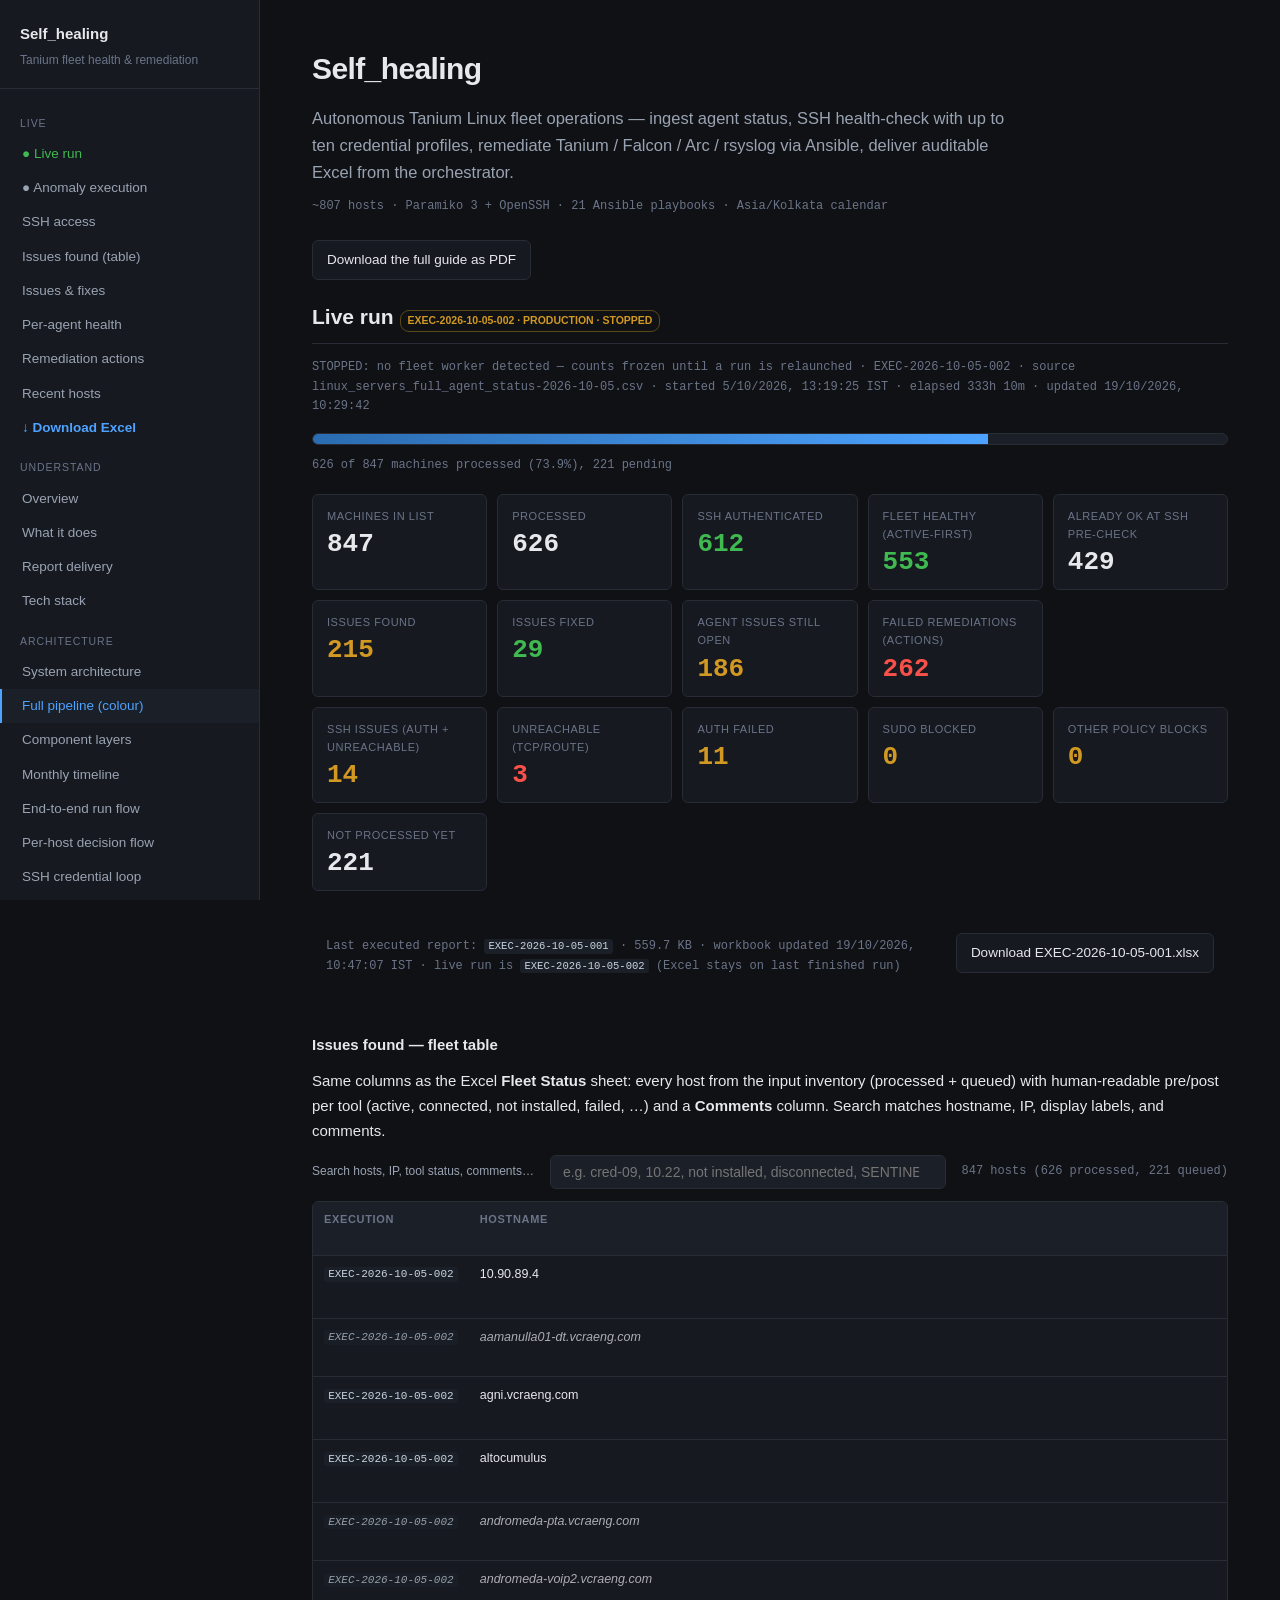
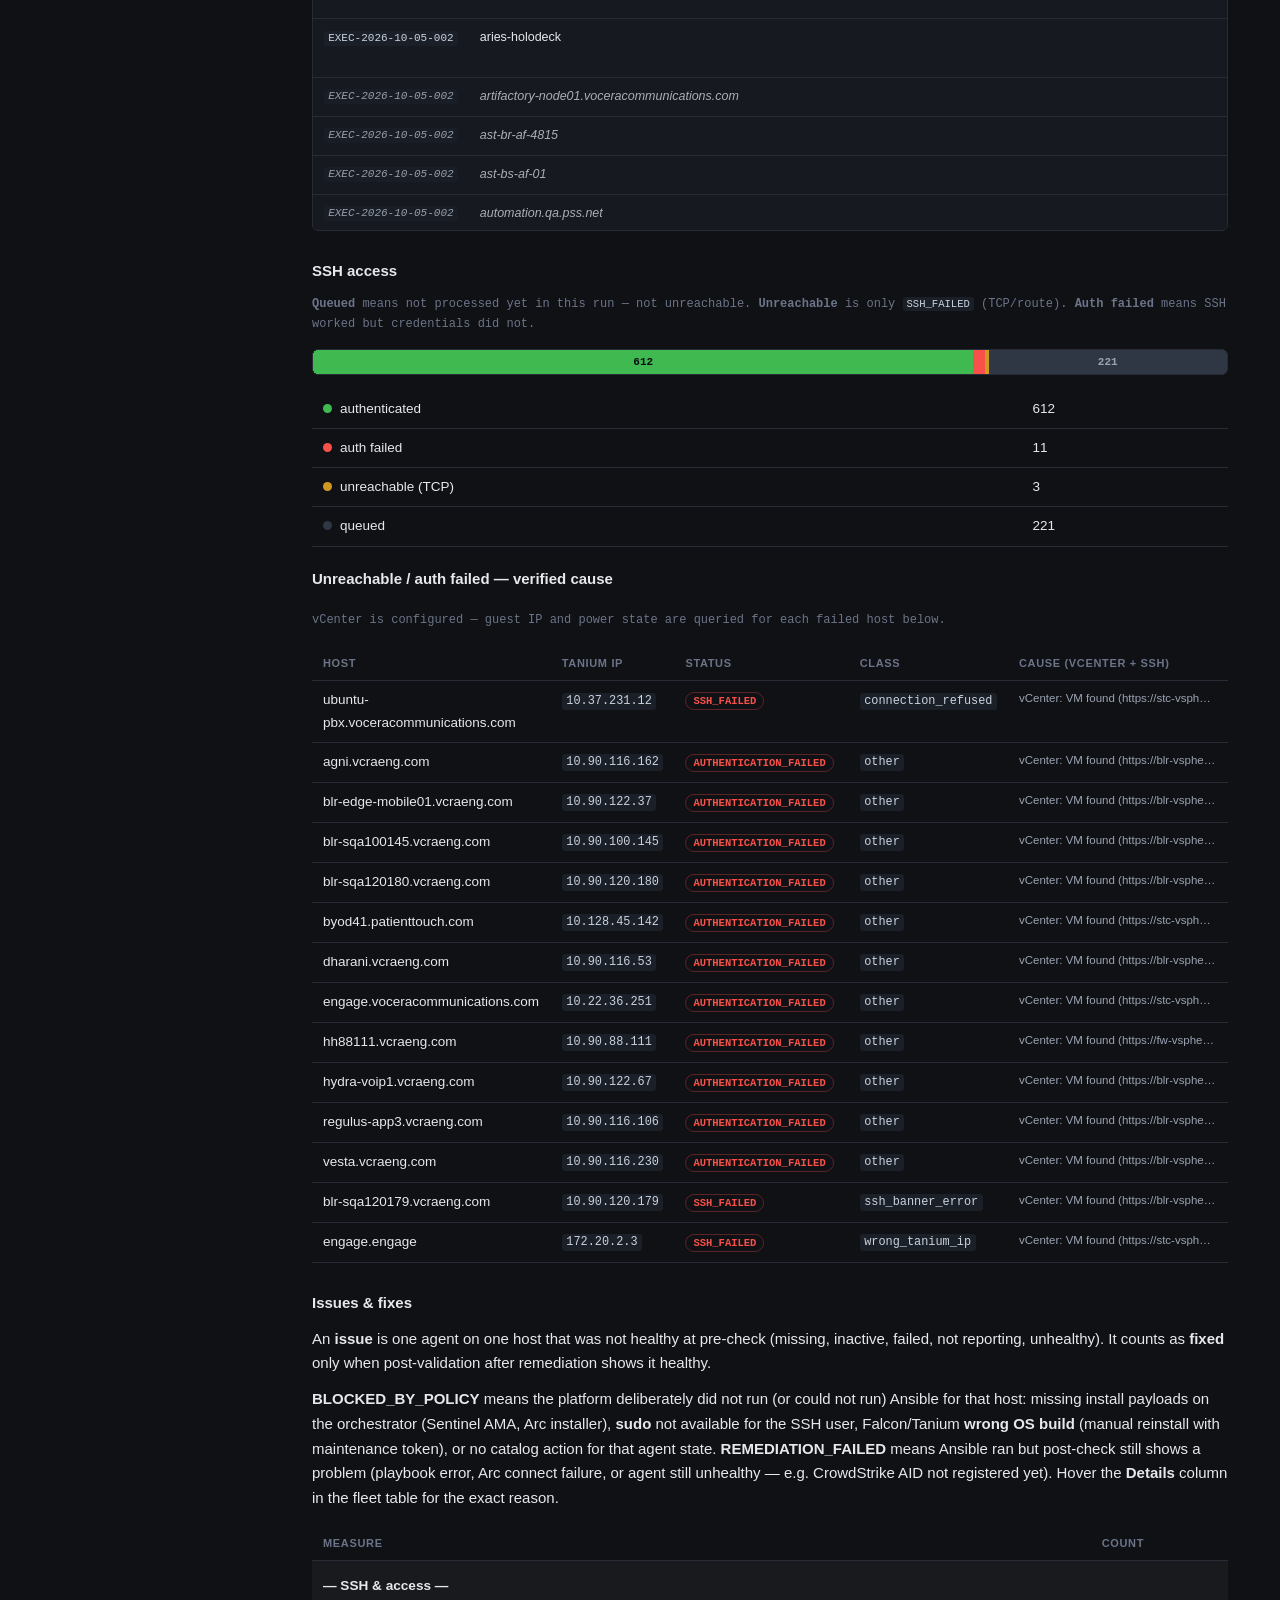
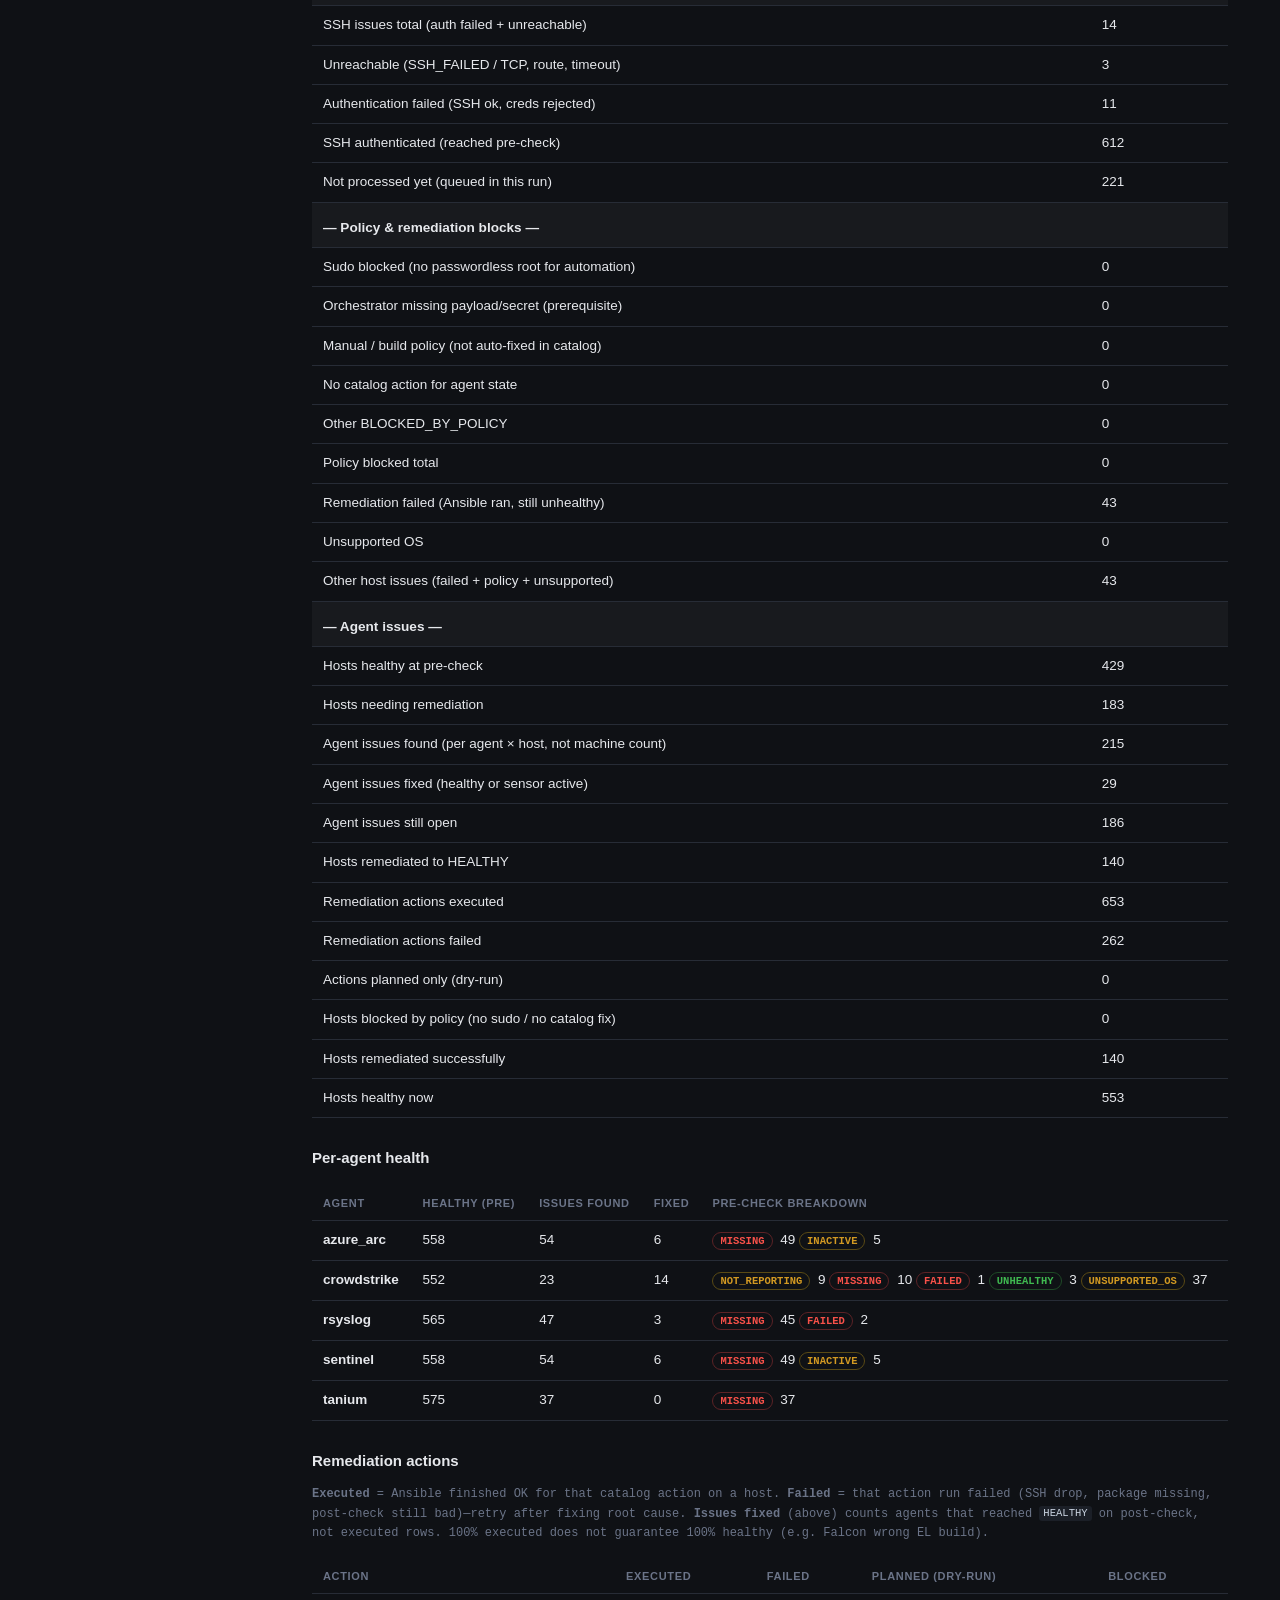
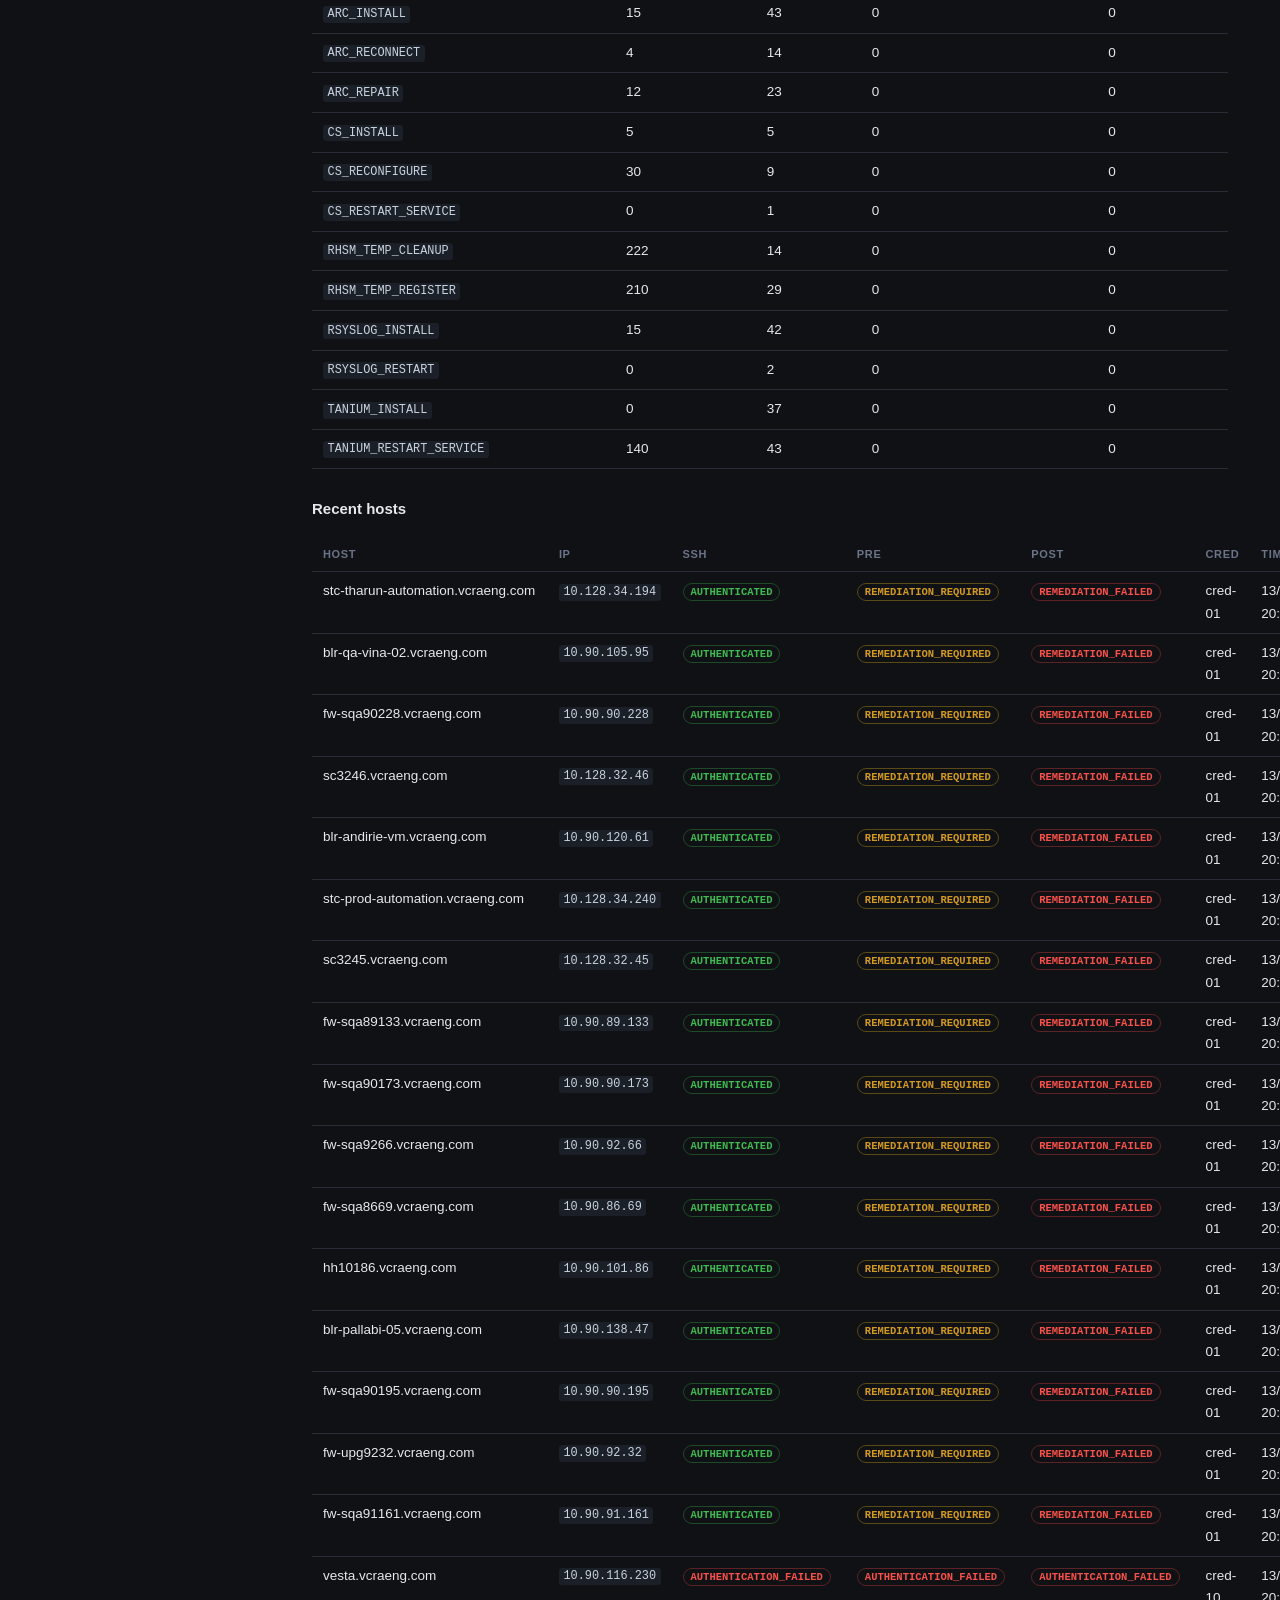
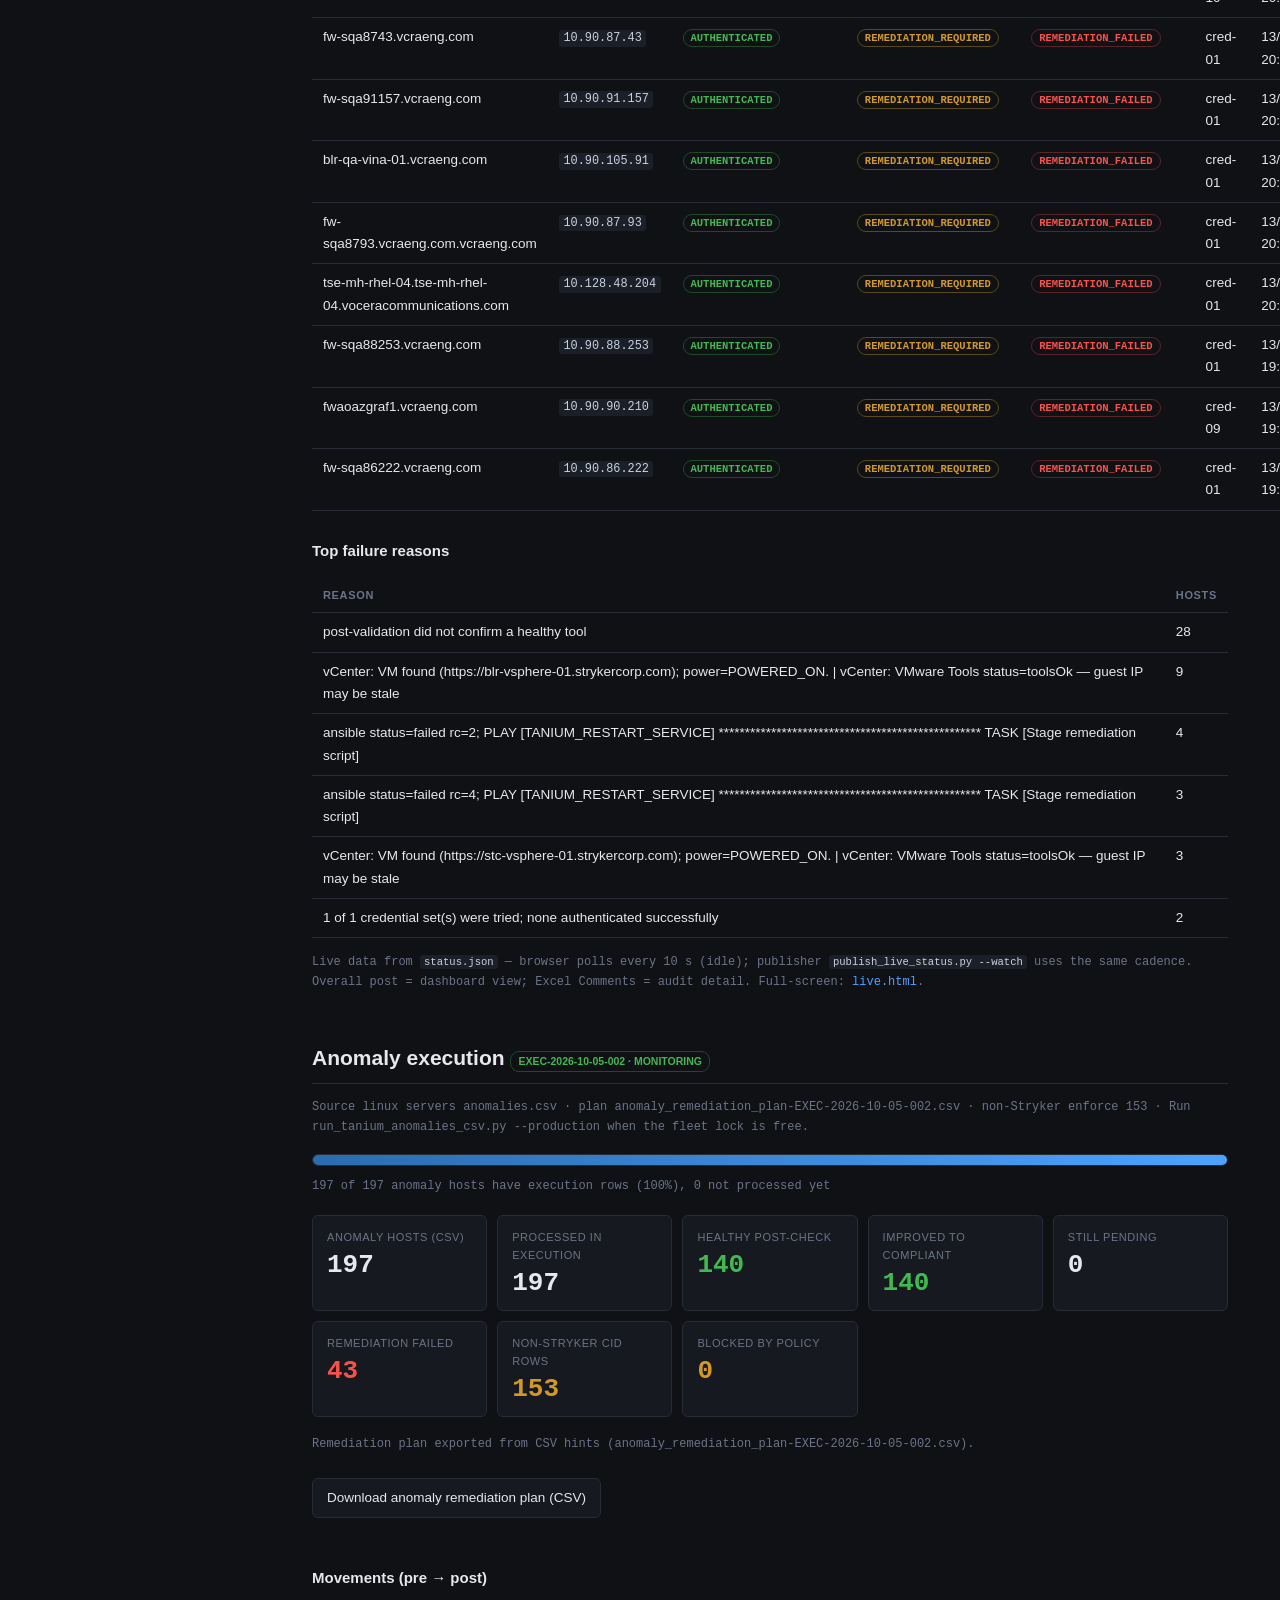
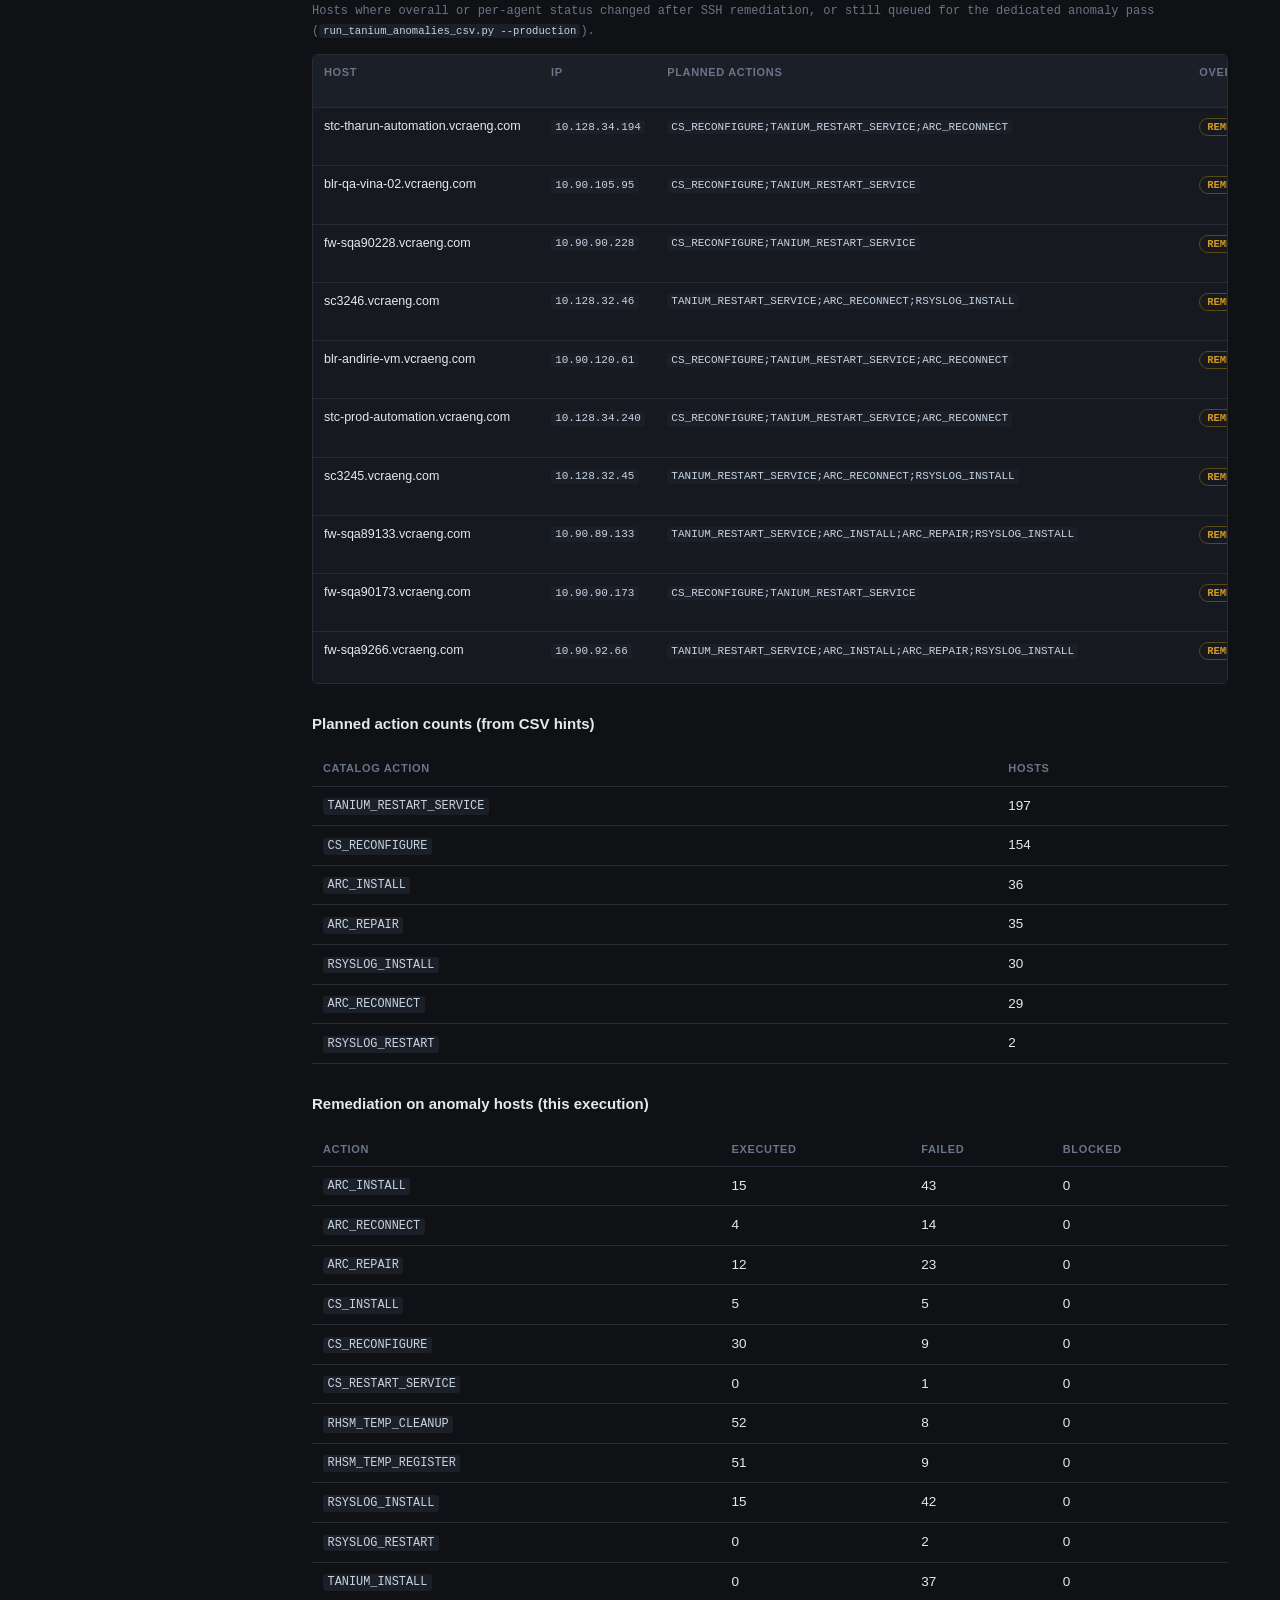
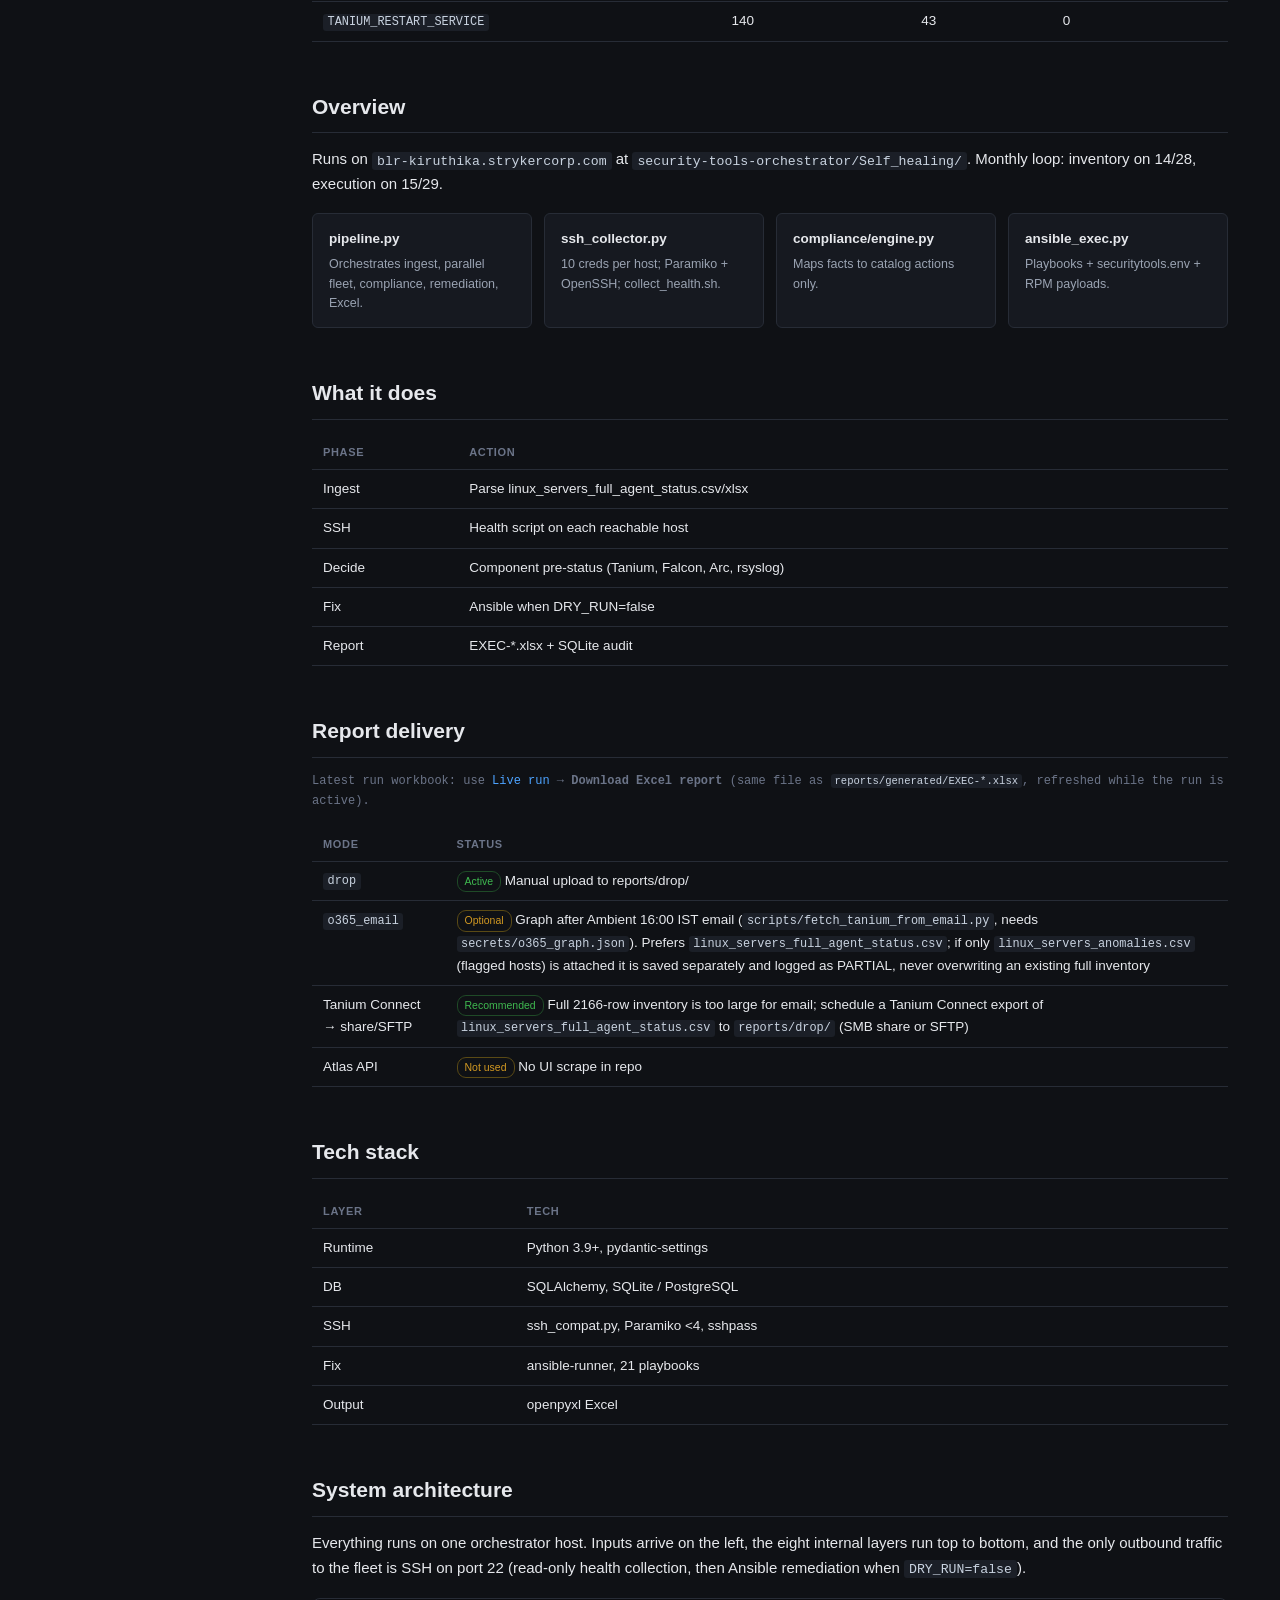
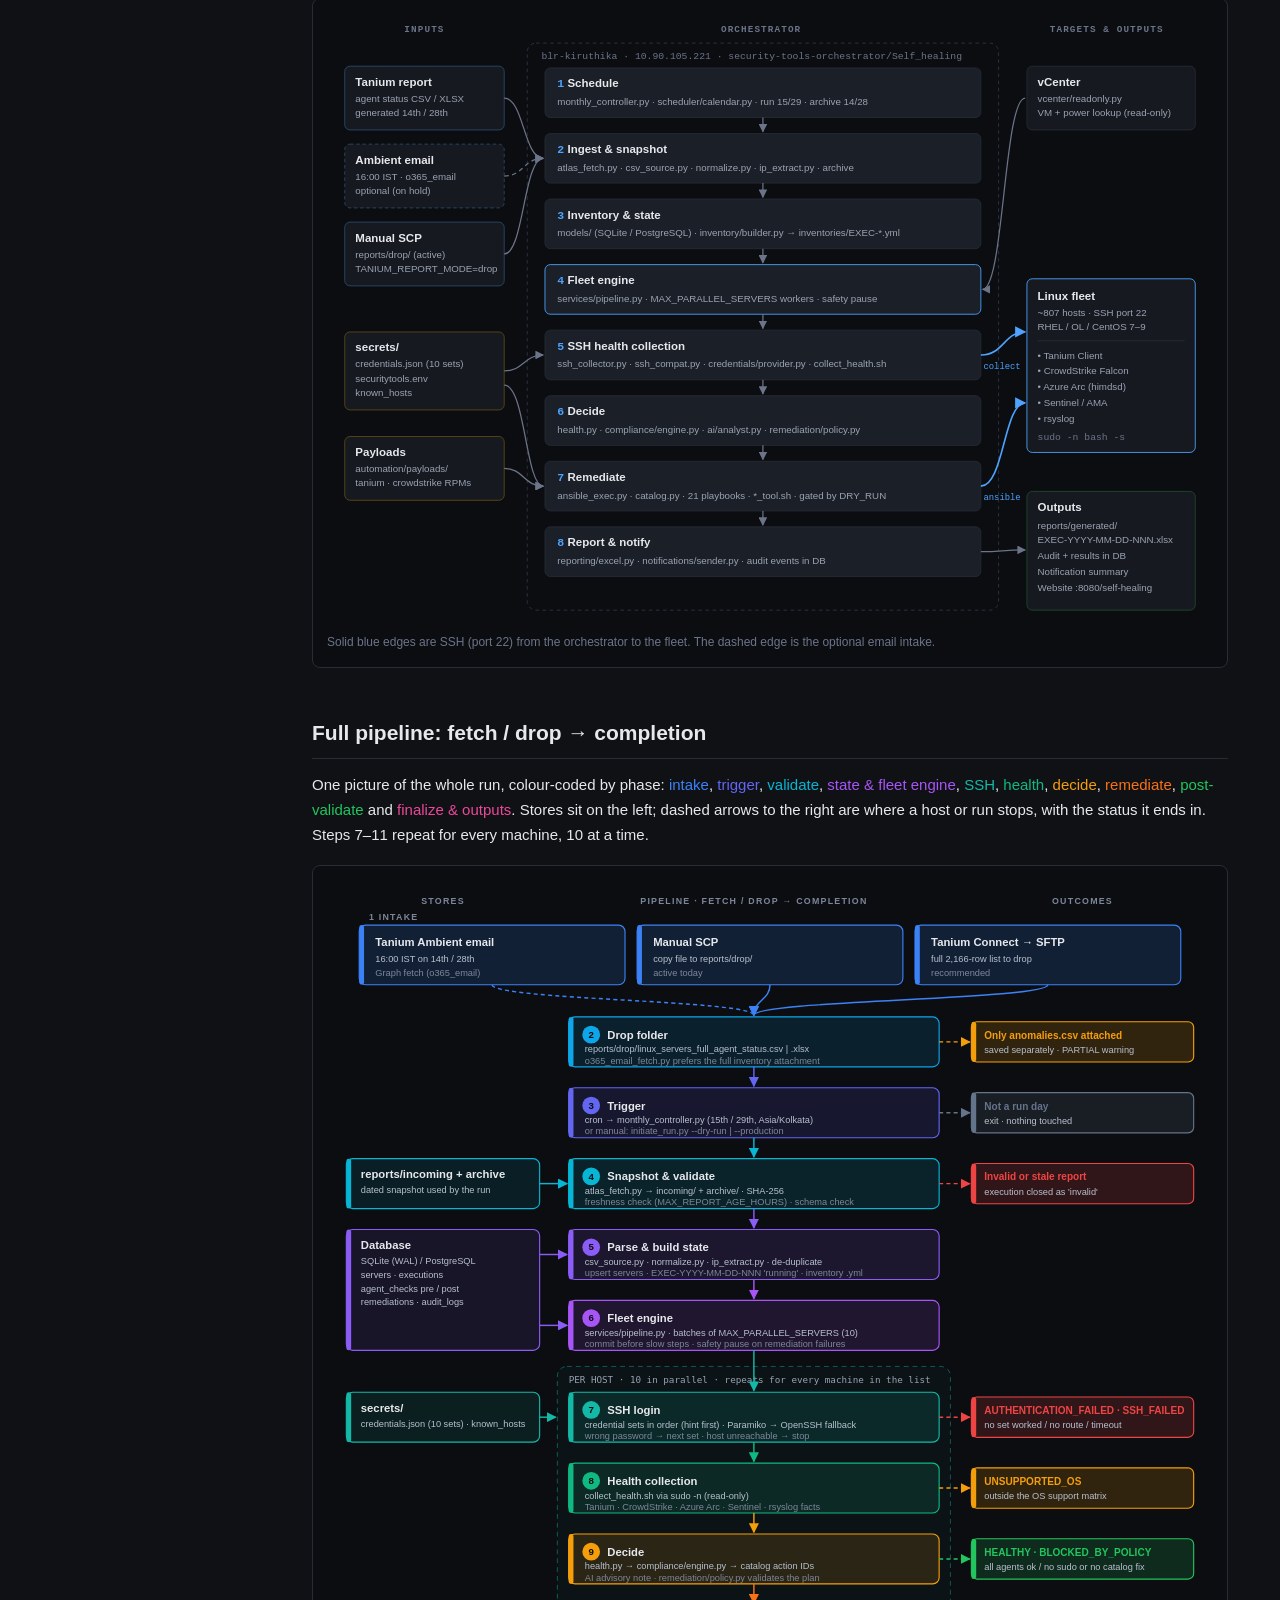
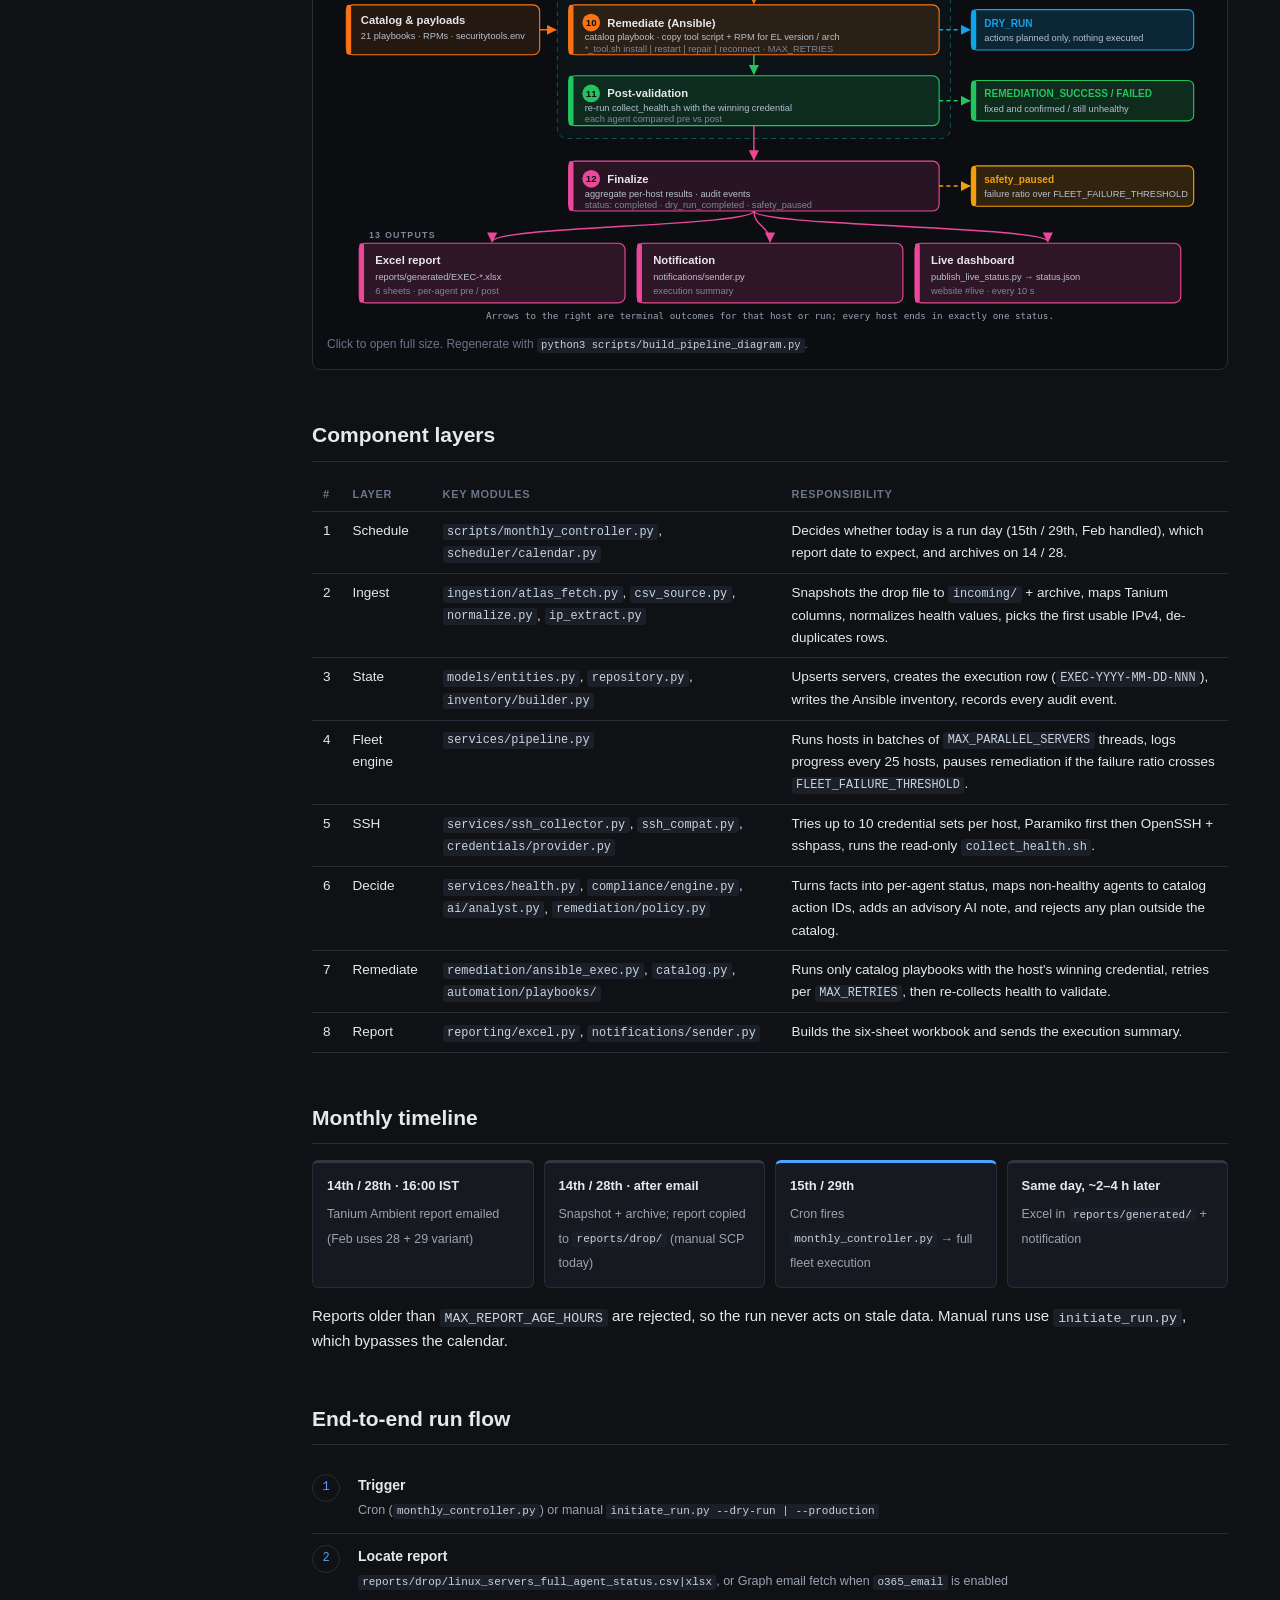
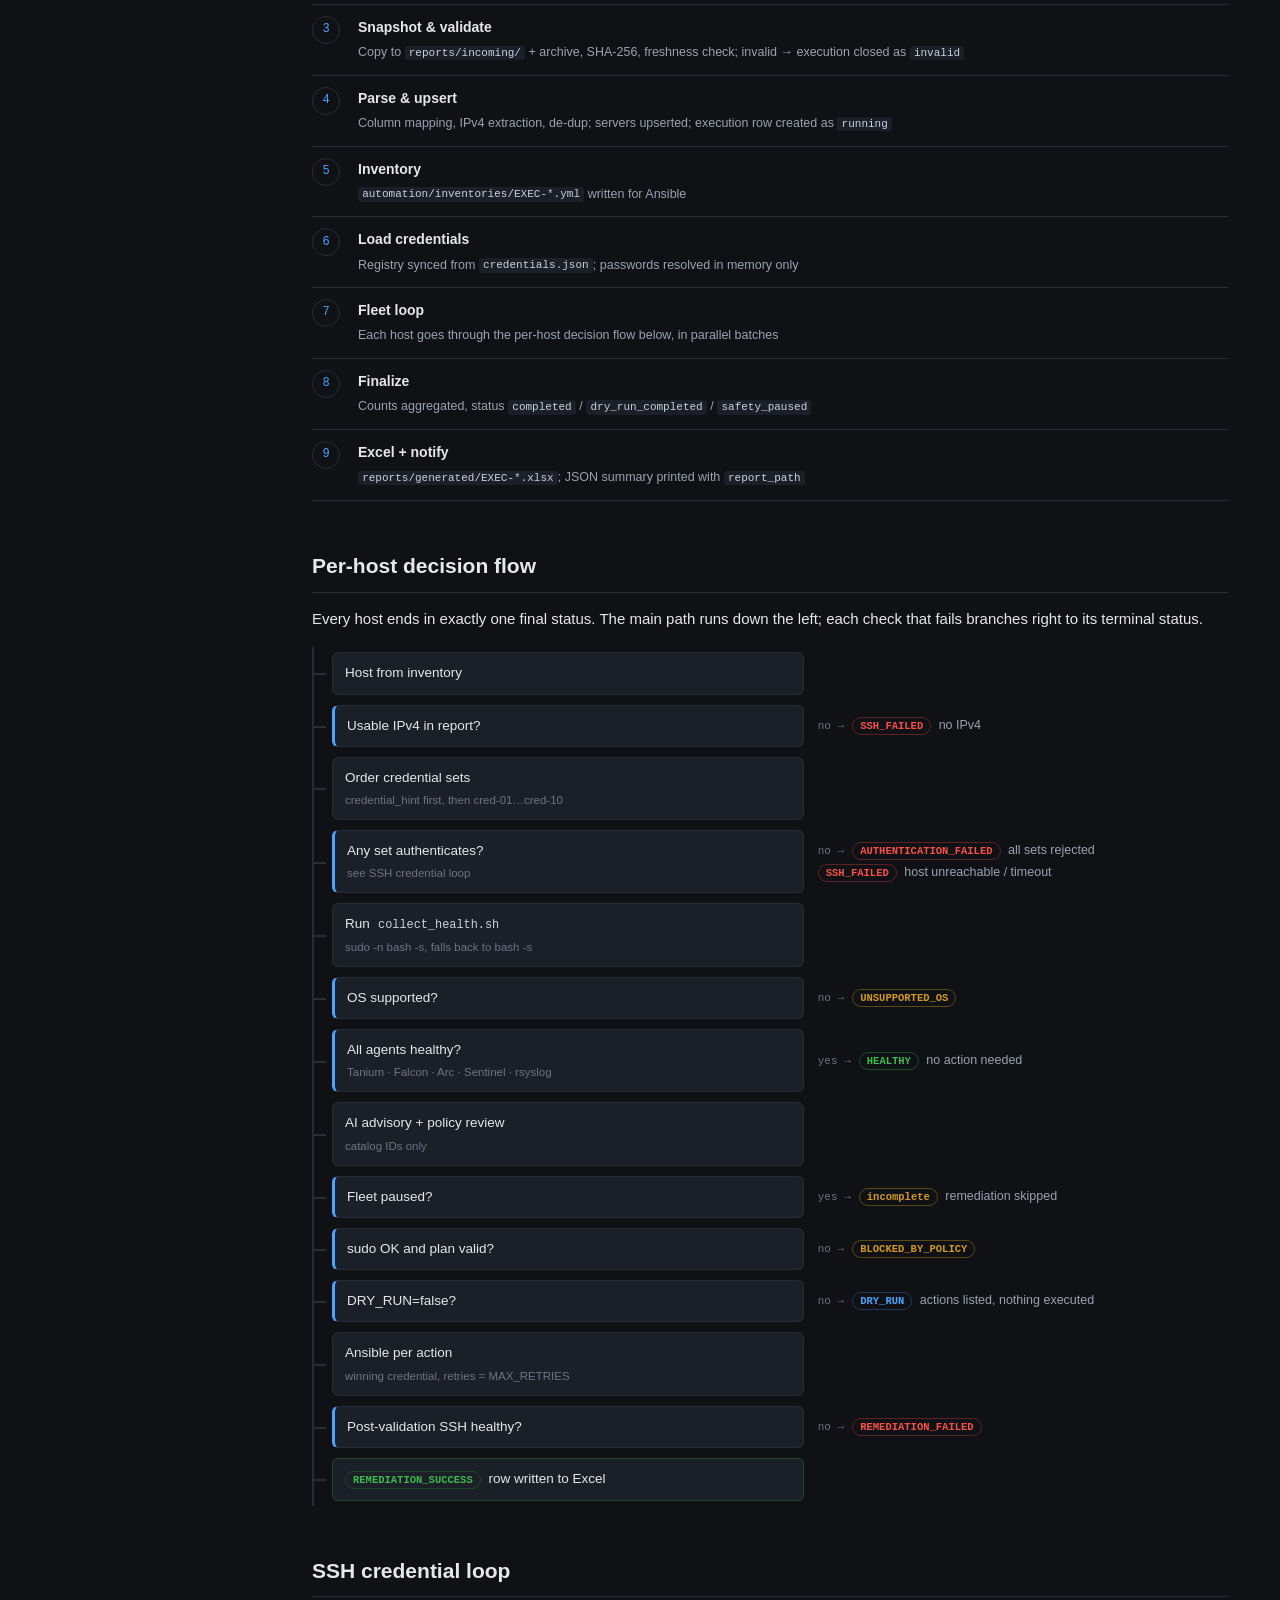
<file: docs/self-healing/index.html>
<!DOCTYPE html>
<html lang="en">
<head>
<meta charset="utf-8">
<meta name="viewport" content="width=device-width, initial-scale=1">
<title>Self_healing — Tanium Fleet Health &amp; Remediation</title>
<link rel="stylesheet" href="styles.css">
</head>
<body>
<div class="wrap">
    <nav>
  <div class="brand"><b>Self_healing</b><span>Tanium fleet health &amp; remediation</span></div>
  <div class="grp">Live</div>
  <a class="nav-live" href="#live">● Live run</a>
  <a class="nav-anomaly" href="#anomaly-exec">● Anomaly execution</a>
  <a href="#live-ssh">SSH access</a>
  <a href="#live-fleet">Issues found (table)</a>
  <a href="#live-issues">Issues &amp; fixes</a>
  <a href="#live-agents">Per-agent health</a>
  <a href="#live-actions">Remediation actions</a>
  <a href="#live-recent">Recent hosts</a>
  <a class="nav-dl" href="#excel">↓ Download Excel</a>
  <div class="grp">Understand</div>
      <a href="#overview">Overview</a>
  <a href="#does">What it does</a>
  <a href="#delivery">Report delivery</a>
  <a href="#stack">Tech stack</a>
  <div class="grp">Architecture</div>
  <a href="#arch">System architecture</a>
  <a href="#pipeline-color">Full pipeline (colour)</a>
  <a href="#layers">Component layers</a>
  <a href="#calendar">Monthly timeline</a>
  <a href="#flow">End-to-end run flow</a>
  <a href="#hostflow">Per-host decision flow</a>
  <a href="#ssh">SSH credential loop</a>
  <a href="#data">Data &amp; state paths</a>
  <a href="#statuses">Status vocabulary</a>
  <a href="#mechanism">Execution model</a>
  <div class="grp">Reference</div>
      <a href="#files">File catalog</a>
  <a href="#scripts">Scripts</a>
  <a href="#config">Configuration</a>
  <a href="#excel">Excel output</a>
  <div class="grp">Run it</div>
  <a href="#setup">One-time setup</a>
  <a href="#dryrun">Dry-run</a>
  <a href="#production">Production</a>
  <a href="#website">Open this site</a>
  <div class="grp">Operate</div>
  <a href="#fixes-1004">Fixes 2026-10-04</a>
  <a href="#trouble">Troubleshooting</a>
  <a href="#security">Security</a>
  <a class="dl-btn" href="guide.pdf" download="Self_healing_Platform_Guide.pdf">Download Guide (PDF)</a>
    </nav>
  <main>
<h1>Self_healing</h1>
<p class="lede">Autonomous Tanium Linux fleet operations — ingest agent status, SSH health-check with up to ten credential profiles, remediate Tanium / Falcon / Arc / rsyslog via Ansible, deliver auditable Excel from the orchestrator.</p>
<p class="meta">~807 hosts · Paramiko 3 + OpenSSH · 21 Ansible playbooks · Asia/Kolkata calendar</p>
<a class="hero-dl" href="guide.pdf" download="Self_healing_Platform_Guide.pdf">Download the full guide as PDF</a>

<h2 id="live">Live run <span id="live-badge" class="tag">loading…</span></h2>
<p class="meta" id="live-meta">Waiting for status.json…</p>
<div class="progress"><div id="live-bar"></div></div>
<p class="meta" id="live-progtext"></p>
<div class="kpis">
  <div class="kpi"><span>Machines in list</span><b id="k-total">–</b></div>
  <div class="kpi"><span>Processed</span><b id="k-processed">–</b></div>
  <div class="kpi"><span>SSH authenticated</span><b id="k-ssh" class="ok">–</b></div>
  <div class="kpi"><span>Fleet healthy (ACTIVE-first)</span><b id="k-active-healthy" class="ok">–</b></div>
  <div class="kpi"><span>Already OK at SSH pre-check</span><b id="k-healthy" title="Processed hosts only — strict live pre-check before remediation">–</b></div>
  <div class="kpi"><span>Issues found</span><b id="k-found" class="warn">–</b></div>
  <div class="kpi"><span>Issues fixed</span><b id="k-fixed" class="ok">–</b></div>
  <div class="kpi"><span>Agent issues still open</span><b id="k-remaining" class="warn">–</b></div>
  <div class="kpi"><span>Failed remediations (actions)</span><b id="k-failed" class="bad">–</b></div>
</div>
<div class="kpis kpis-secondary">
  <div class="kpi"><span>SSH issues (auth + unreachable)</span><b id="k-ssh-issues" class="warn">–</b></div>
  <div class="kpi"><span>Unreachable (TCP/route)</span><b id="k-unreachable" class="bad">–</b></div>
  <div class="kpi"><span>Auth failed</span><b id="k-auth-failed" class="warn">–</b></div>
  <div class="kpi"><span>Sudo blocked</span><b id="k-sudo" class="warn">–</b></div>
  <div class="kpi"><span>Other policy blocks</span><b id="k-policy-other" class="warn">–</b></div>
  <div class="kpi"><span>Not processed yet</span><b id="k-pending" class="dim">–</b></div>
</div>
<div class="report-dl-row" id="live-report-row">
  <p class="meta" id="live-report-meta">Excel report will appear when hosts are processed.</p>
  <a id="live-report-dl" class="hero-dl" href="#" download hidden>Download Excel report</a>
</div>

<h3 id="live-fleet">Issues found — fleet table</h3>
<p>Same columns as the Excel <b>Fleet Status</b> sheet: every host from the input inventory (processed + queued) with human-readable pre/post per tool (active, connected, not installed, failed, …) and a <b>Comments</b> column. Search matches hostname, IP, display labels, and comments.</p>
<div class="search-row">
  <label for="live-fleet-search">Search hosts, IP, tool status, comments…</label>
  <input type="search" id="live-fleet-search" placeholder="e.g. cred-09, 10.22, not installed, disconnected, SENTINEL_INSTALL failed" autocomplete="off">
  <span class="meta" id="live-fleet-count"></span>
</div>
<div class="table-scroll">
<table id="live-fleet-table">
<thead><tr>
  <th>Execution</th><th>Hostname</th><th>IP</th><th>OS</th><th>Cred</th><th>SSH</th>
  <th>Tanium pre</th><th>Tanium post</th>
  <th>Sentinel pre</th><th>Sentinel post</th>
  <th>CS pre</th><th>CS post</th>
  <th>Rsyslog pre</th><th>Rsyslog post</th>
  <th>Arc pre</th><th>Arc post</th>
  <th>Overall pre</th><th>Overall post</th><th>Comments</th>
</tr></thead>
<tbody id="live-fleet-body"></tbody>
</table>
</div>

<h3 id="live-ssh">SSH access</h3>
<p class="meta"><b>Queued</b> means not processed yet in this run — not unreachable. <b>Unreachable</b> is only <code>SSH_FAILED</code> (TCP/route). <b>Auth failed</b> means SSH worked but credentials did not.</p>
<div class="stack" id="live-sshbar"></div>
<table><tbody id="live-sshtable"></tbody></table>
<h4>Unreachable / auth failed — verified cause</h4>
<p class="meta" id="live-ssh-vcenter-note"></p>
<table><thead><tr><th>Host</th><th>Tanium IP</th><th>Status</th><th>Class</th><th>Cause (vCenter + SSH)</th></tr></thead><tbody id="live-sshcause"></tbody></table>

<h3 id="live-issues">Issues &amp; fixes</h3>
<p>An <b>issue</b> is one agent on one host that was not healthy at pre-check (missing, inactive, failed, not reporting, unhealthy). It counts as <b>fixed</b> only when post-validation after remediation shows it healthy.</p>
<p><b>BLOCKED_BY_POLICY</b> means the platform deliberately did not run (or could not run) Ansible for that host: missing install payloads on the orchestrator (Sentinel AMA, Arc installer), <b>sudo</b> not available for the SSH user, Falcon/Tanium <b>wrong OS build</b> (manual reinstall with maintenance token), or no catalog action for that agent state. <b>REMEDIATION_FAILED</b> means Ansible ran but post-check still shows a problem (playbook error, Arc connect failure, or agent still unhealthy — e.g. CrowdStrike AID not registered yet). Hover the <b>Details</b> column in the fleet table for the exact reason.</p>
<table><thead><tr><th>Measure</th><th>Count</th></tr></thead><tbody id="live-issuetable"></tbody></table>

<h3 id="live-agents">Per-agent health</h3>
<table><thead><tr><th>Agent</th><th>Healthy (pre)</th><th>Issues found</th><th>Fixed</th><th>Pre-check breakdown</th></tr></thead><tbody id="live-agenttable"></tbody></table>

<h3 id="live-actions">Remediation actions</h3>
<p class="meta"><b>Executed</b> = Ansible finished OK for that catalog action on a host. <b>Failed</b> = that action run failed (SSH drop, package missing, post-check still bad)—retry after fixing root cause. <b>Issues fixed</b> (above) counts agents that reached <code>HEALTHY</code> on post-check, not executed rows. 100% executed does not guarantee 100% healthy (e.g. Falcon wrong EL build).</p>
<table><thead><tr><th>Action</th><th>Executed</th><th>Failed</th><th>Planned (dry-run)</th><th>Blocked</th></tr></thead><tbody id="live-actiontable"></tbody></table>

<h3 id="live-recent">Recent hosts</h3>
<table><thead><tr><th>Host</th><th>IP</th><th>SSH</th><th>Pre</th><th>Post</th><th>Cred</th><th>Time (IST)</th></tr></thead><tbody id="live-recenttable"></tbody></table>

<h3>Top failure reasons</h3>
<table><thead><tr><th>Reason</th><th>Hosts</th></tr></thead><tbody id="live-failtable"></tbody></table>
<p class="meta" id="live-refresh-note">Live data from <code>status.json</code> — browser polls every few seconds; publisher <code>publish_live_status.py --watch 5</code> runs during executions (5 s while RUNNING, 10 s when idle). Overall post = dashboard view; Excel Comments = audit detail. Full-screen: <a href="live.html">live.html</a>.</p>

<h2 id="anomaly-exec">Anomaly execution <span id="anomaly-badge" class="tag">loading…</span></h2>
<p class="meta" id="anomaly-meta">Tanium <code>linux servers anomalies.csv</code> subset — planned CS/Arc/rsyslog/Tanium actions plus pre→post movements on the same execution (<code>EXEC-2026-10-05-002</code>).</p>
<div class="progress"><div id="anomaly-bar"></div></div>
<p class="meta" id="anomaly-progtext"></p>
<div class="kpis">
  <div class="kpi"><span>Anomaly hosts (CSV)</span><b id="ka-total">–</b></div>
  <div class="kpi"><span>Processed in execution</span><b id="ka-processed">–</b></div>
  <div class="kpi"><span>Healthy post-check</span><b id="ka-healthy" class="ok">–</b></div>
  <div class="kpi"><span>Improved to compliant</span><b id="ka-improved" class="ok">–</b></div>
  <div class="kpi"><span>Still pending</span><b id="ka-pending" class="dim">–</b></div>
  <div class="kpi"><span>Remediation failed</span><b id="ka-failed" class="bad">–</b></div>
  <div class="kpi"><span>Non-Stryker CID rows</span><b id="ka-non-stryker" class="warn">–</b></div>
  <div class="kpi"><span>Blocked by policy</span><b id="ka-blocked" class="warn">–</b></div>
</div>
<p class="meta" id="anomaly-plan-meta"></p>
<a id="anomaly-plan-dl" class="hero-dl" href="#" download hidden>Download anomaly remediation plan (CSV)</a>

<h3 id="anomaly-movements">Movements (pre → post)</h3>
<p class="meta">Hosts where overall or per-agent status changed after SSH remediation, or still queued for the dedicated anomaly pass (<code>run_tanium_anomalies_csv.py --production</code>).</p>
<div class="table-scroll">
<table>
<thead><tr>
  <th>Host</th><th>IP</th><th>Planned actions</th><th>Overall pre</th><th>Overall post</th>
  <th>Tanium</th><th>CrowdStrike</th><th>Arc</th><th>rsyslog</th><th>Summary</th><th>Updated (IST)</th>
</tr></thead>
<tbody id="anomaly-movements-body"></tbody>
</table>
</div>

<h3 id="anomaly-planned">Planned action counts (from CSV hints)</h3>
<table><thead><tr><th>Catalog action</th><th>Hosts</th></tr></thead><tbody id="anomaly-planned-body"></tbody></table>

<h3 id="anomaly-remediated">Remediation on anomaly hosts (this execution)</h3>
<table><thead><tr><th>Action</th><th>Executed</th><th>Failed</th><th>Blocked</th></tr></thead><tbody id="anomaly-actions-body"></tbody></table>

<h2 id="overview">Overview</h2>
<p>Runs on <code>blr-kiruthika.strykercorp.com</code> at <code>security-tools-orchestrator/Self_healing/</code>. Monthly loop: inventory on 14/28, execution on 15/29.</p>
<div class="grid">
  <div class="card"><h4>pipeline.py</h4><p>Orchestrates ingest, parallel fleet, compliance, remediation, Excel.</p></div>
  <div class="card"><h4>ssh_collector.py</h4><p>10 creds per host; Paramiko + OpenSSH; collect_health.sh.</p></div>
  <div class="card"><h4>compliance/engine.py</h4><p>Maps facts to catalog actions only.</p></div>
  <div class="card"><h4>ansible_exec.py</h4><p>Playbooks + securitytools.env + RPM payloads.</p></div>
</div>

<h2 id="does">What it does</h2>
<table><thead><tr><th>Phase</th><th>Action</th></tr></thead><tbody>
<tr><td>Ingest</td><td>Parse linux_servers_full_agent_status.csv/xlsx</td></tr>
<tr><td>SSH</td><td>Health script on each reachable host</td></tr>
<tr><td>Decide</td><td>Component pre-status (Tanium, Falcon, Arc, rsyslog)</td></tr>
<tr><td>Fix</td><td>Ansible when DRY_RUN=false</td></tr>
<tr><td>Report</td><td>EXEC-*.xlsx + SQLite audit</td></tr>
</tbody></table>

<h2 id="delivery">Report delivery</h2>
<p class="meta">Latest run workbook: use <a href="#live">Live run</a> → <b>Download Excel report</b> (same file as <code>reports/generated/EXEC-*.xlsx</code>, refreshed while the run is active).</p>
<table><thead><tr><th>Mode</th><th>Status</th></tr></thead><tbody>
<tr><td><code>drop</code></td><td><span class="tag ok">Active</span> Manual upload to reports/drop/</td></tr>
<tr><td><code>o365_email</code></td><td><span class="tag warn">Optional</span> Graph after Ambient 16:00 IST email (<code>scripts/fetch_tanium_from_email.py</code>, needs <code>secrets/o365_graph.json</code>). Prefers <code>linux_servers_full_agent_status.csv</code>; if only <code>linux_servers_anomalies.csv</code> (flagged hosts) is attached it is saved separately and logged as PARTIAL, never overwriting an existing full inventory</td></tr>
<tr><td>Tanium Connect → share/SFTP</td><td><span class="tag ok">Recommended</span> Full 2166-row inventory is too large for email; schedule a Tanium Connect export of <code>linux_servers_full_agent_status.csv</code> to <code>reports/drop/</code> (SMB share or SFTP)</td></tr>
<tr><td>Atlas API</td><td><span class="tag warn">Not used</span> No UI scrape in repo</td></tr>
</tbody></table>

<h2 id="stack">Tech stack</h2>
<table><thead><tr><th>Layer</th><th>Tech</th></tr></thead><tbody>
<tr><td>Runtime</td><td>Python 3.9+, pydantic-settings</td></tr>
<tr><td>DB</td><td>SQLAlchemy, SQLite / PostgreSQL</td></tr>
<tr><td>SSH</td><td>ssh_compat.py, Paramiko &lt;4, sshpass</td></tr>
<tr><td>Fix</td><td>ansible-runner, 21 playbooks</td></tr>
<tr><td>Output</td><td>openpyxl Excel</td></tr>
</tbody></table>

<h2 id="arch">System architecture</h2>
<p>Everything runs on one orchestrator host. Inputs arrive on the left, the eight internal layers run top to bottom, and the only outbound traffic to the fleet is SSH on port 22 (read-only health collection, then Ansible remediation when <code>DRY_RUN=false</code>).</p>
<figure class="fig">
<svg viewBox="0 0 1000 690" role="img" aria-label="Self_healing system architecture">
  <defs>
    <marker id="ah" viewBox="0 0 10 10" refX="9" refY="5" markerWidth="7" markerHeight="7" orient="auto-start-reverse">
      <path d="M0,0 L10,5 L0,10 z" fill="#6b7488"/>
    </marker>
    <marker id="ahb" viewBox="0 0 10 10" refX="9" refY="5" markerWidth="7" markerHeight="7" orient="auto-start-reverse">
      <path d="M0,0 L10,5 L0,10 z" fill="#4da3ff"/>
    </marker>
  </defs>

  <text x="110" y="22" class="lane">INPUTS</text>
  <text x="490" y="22" class="lane">ORCHESTRATOR</text>
  <text x="880" y="22" class="lane">TARGETS &amp; OUTPUTS</text>

  <!-- Inputs -->
  <g class="node src">
    <rect x="20" y="60" width="180" height="72" rx="6"/>
    <text x="32" y="82" class="t">Tanium report</text>
    <text x="32" y="100" class="s">agent status CSV / XLSX</text>
    <text x="32" y="116" class="s">generated 14th / 28th</text>
  </g>
  <g class="node src dim">
    <rect x="20" y="148" width="180" height="72" rx="6"/>
    <text x="32" y="170" class="t">Ambient email</text>
    <text x="32" y="188" class="s">16:00 IST · o365_email</text>
    <text x="32" y="204" class="s">optional (on hold)</text>
  </g>
  <g class="node src">
    <rect x="20" y="236" width="180" height="72" rx="6"/>
    <text x="32" y="258" class="t">Manual SCP</text>
    <text x="32" y="276" class="s">reports/drop/ (active)</text>
    <text x="32" y="292" class="s">TANIUM_REPORT_MODE=drop</text>
  </g>
  <g class="node sec">
    <rect x="20" y="360" width="180" height="88" rx="6"/>
    <text x="32" y="382" class="t">secrets/</text>
    <text x="32" y="400" class="s">credentials.json (10 sets)</text>
    <text x="32" y="416" class="s">securitytools.env</text>
    <text x="32" y="432" class="s">known_hosts</text>
  </g>
  <g class="node sec">
    <rect x="20" y="478" width="180" height="72" rx="6"/>
    <text x="32" y="500" class="t">Payloads</text>
    <text x="32" y="518" class="s">automation/payloads/</text>
    <text x="32" y="534" class="s">tanium · crowdstrike RPMs</text>
  </g>

  <!-- Orchestrator container -->
  <rect x="226" y="34" width="532" height="640" rx="10" class="box"/>
  <text x="242" y="52" class="cap">blr-kiruthika · 10.90.105.221 · security-tools-orchestrator/Self_healing</text>

  <g class="node layer">
    <rect x="246" y="62" width="492" height="56" rx="6"/>
    <text x="260" y="84" class="t"><tspan class="n">1</tspan>  Schedule</text>
    <text x="260" y="104" class="s">monthly_controller.py · scheduler/calendar.py · run 15/29 · archive 14/28</text>
  </g>
  <g class="node layer">
    <rect x="246" y="136" width="492" height="56" rx="6"/>
    <text x="260" y="158" class="t"><tspan class="n">2</tspan>  Ingest &amp; snapshot</text>
    <text x="260" y="178" class="s">atlas_fetch.py · csv_source.py · normalize.py · ip_extract.py · archive</text>
  </g>
  <g class="node layer">
    <rect x="246" y="210" width="492" height="56" rx="6"/>
    <text x="260" y="232" class="t"><tspan class="n">3</tspan>  Inventory &amp; state</text>
    <text x="260" y="252" class="s">models/ (SQLite / PostgreSQL) · inventory/builder.py → inventories/EXEC-*.yml</text>
  </g>
  <g class="node layer hot">
    <rect x="246" y="284" width="492" height="56" rx="6"/>
    <text x="260" y="306" class="t"><tspan class="n">4</tspan>  Fleet engine</text>
    <text x="260" y="326" class="s">services/pipeline.py · MAX_PARALLEL_SERVERS workers · safety pause</text>
  </g>
  <g class="node layer">
    <rect x="246" y="358" width="492" height="56" rx="6"/>
    <text x="260" y="380" class="t"><tspan class="n">5</tspan>  SSH health collection</text>
    <text x="260" y="400" class="s">ssh_collector.py · ssh_compat.py · credentials/provider.py · collect_health.sh</text>
  </g>
  <g class="node layer">
    <rect x="246" y="432" width="492" height="56" rx="6"/>
    <text x="260" y="454" class="t"><tspan class="n">6</tspan>  Decide</text>
    <text x="260" y="474" class="s">health.py · compliance/engine.py · ai/analyst.py · remediation/policy.py</text>
  </g>
  <g class="node layer">
    <rect x="246" y="506" width="492" height="56" rx="6"/>
    <text x="260" y="528" class="t"><tspan class="n">7</tspan>  Remediate</text>
    <text x="260" y="548" class="s">ansible_exec.py · catalog.py · 21 playbooks · *_tool.sh · gated by DRY_RUN</text>
  </g>
  <g class="node layer">
    <rect x="246" y="580" width="492" height="56" rx="6"/>
    <text x="260" y="602" class="t"><tspan class="n">8</tspan>  Report &amp; notify</text>
    <text x="260" y="622" class="s">reporting/excel.py · notifications/sender.py · audit events in DB</text>
  </g>

  <!-- internal arrows -->
  <g class="edge">
    <line x1="492" y1="118" x2="492" y2="134"/>
    <line x1="492" y1="192" x2="492" y2="208"/>
    <line x1="492" y1="266" x2="492" y2="282"/>
    <line x1="492" y1="340" x2="492" y2="356"/>
    <line x1="492" y1="414" x2="492" y2="430"/>
    <line x1="492" y1="488" x2="492" y2="504"/>
    <line x1="492" y1="562" x2="492" y2="578"/>
  </g>

  <!-- Targets -->
  <g class="node ext">
    <rect x="790" y="60" width="190" height="72" rx="6"/>
    <text x="802" y="82" class="t">vCenter</text>
    <text x="802" y="100" class="s">vcenter/readonly.py</text>
    <text x="802" y="116" class="s">VM + power lookup (read-only)</text>
  </g>
  <g class="node fleet">
    <rect x="790" y="300" width="190" height="196" rx="6"/>
    <text x="802" y="324" class="t">Linux fleet</text>
    <text x="802" y="342" class="s">~807 hosts · SSH port 22</text>
    <text x="802" y="358" class="s">RHEL / OL / CentOS 7–9</text>
    <line x1="802" y1="370" x2="968" y2="370" class="sep"/>
    <text x="802" y="390" class="s">• Tanium Client</text>
    <text x="802" y="408" class="s">• CrowdStrike Falcon</text>
    <text x="802" y="426" class="s">• Azure Arc (himdsd)</text>
    <text x="802" y="444" class="s">• Sentinel / AMA</text>
    <text x="802" y="462" class="s">• rsyslog</text>
    <text x="802" y="482" class="s dimtxt">sudo -n bash -s</text>
  </g>
  <g class="node out">
    <rect x="790" y="540" width="190" height="134" rx="6"/>
    <text x="802" y="562" class="t">Outputs</text>
    <text x="802" y="582" class="s">reports/generated/</text>
    <text x="802" y="598" class="s">  EXEC-YYYY-MM-DD-NNN.xlsx</text>
    <text x="802" y="616" class="s">Audit + results in DB</text>
    <text x="802" y="634" class="s">Notification summary</text>
    <text x="802" y="652" class="s">Website :8080/self-healing</text>
  </g>

  <!-- input edges -->
  <g class="edge">
    <path d="M200,96 C222,96 222,164 244,164"/>
    <path d="M200,184 C222,184 222,164 244,164" class="dash"/>
    <path d="M200,272 C222,272 222,164 244,164"/>
    <path d="M200,404 C222,404 222,386 244,386"/>
    <path d="M200,420 C224,420 224,534 244,534"/>
    <path d="M200,514 C222,514 222,534 244,534"/>
  </g>
  <!-- target edges -->
  <g class="edge hot">
    <path d="M738,386 C764,386 764,360 788,360"/>
    <path d="M738,534 C764,534 764,440 788,440"/>
  </g>
  <g class="edge">
    <path d="M788,96 C764,96 764,312 740,312"/>
    <path d="M738,608 C762,608 762,606 788,606"/>
  </g>
  <text x="741" y="402" class="lbl">collect</text>
  <text x="741" y="550" class="lbl">ansible</text>
</svg>
<figcaption>Solid blue edges are SSH (port 22) from the orchestrator to the fleet. The dashed edge is the optional email intake.</figcaption>
</figure>

<h2 id="pipeline-color">Full pipeline: fetch / drop → completion</h2>
<p>One picture of the whole run, colour-coded by phase: <span style="color:#3b82f6">intake</span>, <span style="color:#6366f1">trigger</span>, <span style="color:#06b6d4">validate</span>, <span style="color:#a855f7">state &amp; fleet engine</span>, <span style="color:#14b8a6">SSH</span>, <span style="color:#10b981">health</span>, <span style="color:#f59e0b">decide</span>, <span style="color:#f97316">remediate</span>, <span style="color:#22c55e">post-validate</span> and <span style="color:#ec4899">finalize &amp; outputs</span>. Stores sit on the left; dashed arrows to the right are where a host or run stops, with the status it ends in. Steps 7–11 repeat for every machine, 10 at a time.</p>
<figure class="fig">
<a href="pipeline.svg" target="_blank"><img src="pipeline.svg" alt="Self_healing pipeline from fetch or drop to completion" style="width:100%;height:auto;display:block"></a>
<figcaption>Click to open full size. Regenerate with <code>python3 scripts/build_pipeline_diagram.py</code>.</figcaption>
</figure>

<h2 id="layers">Component layers</h2>
<table><thead><tr><th>#</th><th>Layer</th><th>Key modules</th><th>Responsibility</th></tr></thead><tbody>
<tr><td>1</td><td>Schedule</td><td><code>scripts/monthly_controller.py</code>, <code>scheduler/calendar.py</code></td><td>Decides whether today is a run day (15th / 29th, Feb handled), which report date to expect, and archives on 14 / 28.</td></tr>
<tr><td>2</td><td>Ingest</td><td><code>ingestion/atlas_fetch.py</code>, <code>csv_source.py</code>, <code>normalize.py</code>, <code>ip_extract.py</code></td><td>Snapshots the drop file to <code>incoming/</code> + archive, maps Tanium columns, normalizes health values, picks the first usable IPv4, de-duplicates rows.</td></tr>
<tr><td>3</td><td>State</td><td><code>models/entities.py</code>, <code>repository.py</code>, <code>inventory/builder.py</code></td><td>Upserts servers, creates the execution row (<code>EXEC-YYYY-MM-DD-NNN</code>), writes the Ansible inventory, records every audit event.</td></tr>
<tr><td>4</td><td>Fleet engine</td><td><code>services/pipeline.py</code></td><td>Runs hosts in batches of <code>MAX_PARALLEL_SERVERS</code> threads, logs progress every 25 hosts, pauses remediation if the failure ratio crosses <code>FLEET_FAILURE_THRESHOLD</code>.</td></tr>
<tr><td>5</td><td>SSH</td><td><code>services/ssh_collector.py</code>, <code>ssh_compat.py</code>, <code>credentials/provider.py</code></td><td>Tries up to 10 credential sets per host, Paramiko first then OpenSSH + sshpass, runs the read-only <code>collect_health.sh</code>.</td></tr>
<tr><td>6</td><td>Decide</td><td><code>services/health.py</code>, <code>compliance/engine.py</code>, <code>ai/analyst.py</code>, <code>remediation/policy.py</code></td><td>Turns facts into per-agent status, maps non-healthy agents to catalog action IDs, adds an advisory AI note, and rejects any plan outside the catalog.</td></tr>
<tr><td>7</td><td>Remediate</td><td><code>remediation/ansible_exec.py</code>, <code>catalog.py</code>, <code>automation/playbooks/</code></td><td>Runs only catalog playbooks with the host's winning credential, retries per <code>MAX_RETRIES</code>, then re-collects health to validate.</td></tr>
<tr><td>8</td><td>Report</td><td><code>reporting/excel.py</code>, <code>notifications/sender.py</code></td><td>Builds the six-sheet workbook and sends the execution summary.</td></tr>
</tbody></table>

<h2 id="calendar">Monthly timeline</h2>
<div class="timeline">
  <div class="tl"><b>14th / 28th · 16:00 IST</b><span>Tanium Ambient report emailed (Feb uses 28 + 29 variant)</span></div>
  <div class="tl"><b>14th / 28th · after email</b><span>Snapshot + archive; report copied to <code>reports/drop/</code> (manual SCP today)</span></div>
  <div class="tl hot"><b>15th / 29th</b><span>Cron fires <code>monthly_controller.py</code> → full fleet execution</span></div>
  <div class="tl"><b>Same day, ~2–4 h later</b><span>Excel in <code>reports/generated/</code> + notification</span></div>
</div>
<p>Reports older than <code>MAX_REPORT_AGE_HOURS</code> are rejected, so the run never acts on stale data. Manual runs use <code>initiate_run.py</code>, which bypasses the calendar.</p>

<h2 id="flow">End-to-end run flow</h2>
<ol class="stages">
<li><b>Trigger</b><span>Cron (<code>monthly_controller.py</code>) or manual <code>initiate_run.py --dry-run | --production</code></span></li>
<li><b>Locate report</b><span><code>reports/drop/linux_servers_full_agent_status.csv|xlsx</code>, or Graph email fetch when <code>o365_email</code> is enabled</span></li>
<li><b>Snapshot &amp; validate</b><span>Copy to <code>reports/incoming/</code> + archive, SHA-256, freshness check; invalid → execution closed as <code>invalid</code></span></li>
<li><b>Parse &amp; upsert</b><span>Column mapping, IPv4 extraction, de-dup; servers upserted; execution row created as <code>running</code></span></li>
<li><b>Inventory</b><span><code>automation/inventories/EXEC-*.yml</code> written for Ansible</span></li>
<li><b>Load credentials</b><span>Registry synced from <code>credentials.json</code>; passwords resolved in memory only</span></li>
<li><b>Fleet loop</b><span>Each host goes through the per-host decision flow below, in parallel batches</span></li>
<li><b>Finalize</b><span>Counts aggregated, status <code>completed</code> / <code>dry_run_completed</code> / <code>safety_paused</code></span></li>
<li><b>Excel + notify</b><span><code>reports/generated/EXEC-*.xlsx</code>; JSON summary printed with <code>report_path</code></span></li>
      </ol>

<h2 id="hostflow">Per-host decision flow</h2>
<p>Every host ends in exactly one final status. The main path runs down the left; each check that fails branches right to its terminal status.</p>
<div class="ladder">
  <div class="rung"><div class="step">Host from inventory</div><div class="else"></div></div>
  <div class="rung"><div class="step q">Usable IPv4 in report?</div><div class="else"><span class="st bad">SSH_FAILED</span> no IPv4</div></div>
  <div class="rung"><div class="step">Order credential sets <small>credential_hint first, then cred-01…cred-10</small></div><div class="else"></div></div>
  <div class="rung"><div class="step q">Any set authenticates? <small>see SSH credential loop</small></div><div class="else"><span class="st bad">AUTHENTICATION_FAILED</span> all sets rejected<br><span class="st bad">SSH_FAILED</span> host unreachable / timeout</div></div>
  <div class="rung"><div class="step">Run <code>collect_health.sh</code> <small>sudo -n bash -s, falls back to bash -s</small></div><div class="else"></div></div>
  <div class="rung"><div class="step q">OS supported?</div><div class="else"><span class="st warn">UNSUPPORTED_OS</span></div></div>
  <div class="rung"><div class="step q">All agents healthy? <small>Tanium · Falcon · Arc · Sentinel · rsyslog</small></div><div class="else"><span class="st ok">HEALTHY</span> no action needed</div></div>
  <div class="rung"><div class="step">AI advisory + policy review <small>catalog IDs only</small></div><div class="else"></div></div>
  <div class="rung"><div class="step q">Fleet paused?</div><div class="else"><span class="st warn">incomplete</span> remediation skipped</div></div>
  <div class="rung"><div class="step q">sudo OK and plan valid?</div><div class="else"><span class="st warn">BLOCKED_BY_POLICY</span></div></div>
  <div class="rung"><div class="step q">DRY_RUN=false?</div><div class="else"><span class="st info">DRY_RUN</span> actions listed, nothing executed</div></div>
  <div class="rung"><div class="step">Ansible per action <small>winning credential, retries = MAX_RETRIES</small></div><div class="else"></div></div>
  <div class="rung"><div class="step q">Post-validation SSH healthy?</div><div class="else"><span class="st bad">REMEDIATION_FAILED</span></div></div>
  <div class="rung"><div class="step end"><span class="st ok">REMEDIATION_SUCCESS</span> row written to Excel</div><div class="else"></div></div>
</div>

<h2 id="ssh">SSH credential loop</h2>
<p>Each credential set is a fixed <b>username + password</b> pair. For one host the collector walks the sets in order and stops at the first success:</p>
<div class="flow-row">
<div class="flow-box"><b>cred-N</b><small>user + password</small></div><span class="flow-arrow">→</span>
<div class="flow-box"><b>Paramiko</b><small>legacy KEX, ssh-rsa</small></div><span class="flow-arrow">→</span>
<div class="flow-box"><b>OpenSSH + sshpass</b><small>fallback on auth / transport error</small></div><span class="flow-arrow">→</span>
<div class="flow-box"><b>success?</b><small>yes → collect · no → cred-N+1</small></div>
</div>
<table><thead><tr><th>Outcome of an attempt</th><th>What happens next</th></tr></thead><tbody>
<tr><td>Authenticated</td><td>Stop; this set becomes the host's credential for collection and Ansible.</td></tr>
<tr><td>Password rejected</td><td>Wait 0.3 s, try the next set.</td></tr>
<tr><td>Banner error / connection reset</td><td>Retry the same set once after 2 s (handles sshd <code>MaxStartups</code> throttling).</td></tr>
<tr><td>Host key changed</td><td><code>ssh-keygen -R</code> on <code>secrets/known_hosts</code>, retry once.</td></tr>
<tr><td>No route / refused / timed out</td><td>Host-level failure: skip remaining sets → <code>SSH_FAILED</code>.</td></tr>
</tbody></table>
<div class="note">New host keys are recorded with <code>ssh-keyscan</code> under a lock, so parallel workers cannot corrupt <code>known_hosts</code>. Repeated wrong passwords can trigger <code>pam_faillock</code> on targets; adding a <code>credential_hint</code> column to the CSV makes the right set go first.</div>

<h2 id="data">Data &amp; state paths</h2>
<table><thead><tr><th>Stage</th><th>Location</th><th>Contents</th></tr></thead><tbody>
<tr><td>Drop</td><td><code>reports/drop/</code></td><td>Latest Tanium file as delivered</td></tr>
<tr><td>Snapshot</td><td><code>reports/incoming/</code>, <code>reports/archive/</code></td><td>Dated copy used by the run, retained history</td></tr>
<tr><td>Database</td><td><code>DATABASE_URL</code> (SQLite / PostgreSQL)</td><td>Servers, executions, agent checks (pre / post), remediations, AI notes, audit events, credential registry (no passwords)</td></tr>
<tr><td>Inventory</td><td><code>automation/inventories/EXEC-*.yml</code></td><td>Ansible hosts for the execution</td></tr>
<tr><td>Secrets</td><td><code>secrets/</code></td><td>credentials.json, securitytools.env, known_hosts — never written to reports</td></tr>
<tr><td>Output</td><td><code>reports/generated/EXEC-*.xlsx</code></td><td>Summary, Agent Compliance, Remediation Details, Failed Servers, Execution Log, AI Analysis</td></tr>
<tr><td>Logs</td><td><code>logs/</code></td><td>Run logs (SSH attempts, fleet progress)</td></tr>
</tbody></table>

<h2 id="statuses">Status vocabulary</h2>
<table><thead><tr><th>Status</th><th>Meaning</th></tr></thead><tbody>
<tr><td><span class="st ok">HEALTHY</span></td><td>All agents healthy at pre-check</td></tr>
<tr><td><span class="st ok">REMEDIATION_SUCCESS</span></td><td>Fixed and confirmed by post-validation</td></tr>
<tr><td><span class="st info">DRY_RUN</span></td><td>Remediation needed; actions planned only</td></tr>
<tr><td><span class="st bad">REMEDIATION_FAILED</span></td><td>Ansible ran but post-check not healthy</td></tr>
<tr><td><span class="st bad">AUTHENTICATION_FAILED</span></td><td>Reachable, but no credential set worked</td></tr>
<tr><td><span class="st bad">SSH_FAILED</span></td><td>No IPv4, unreachable, refused, or timed out</td></tr>
<tr><td><span class="st warn">UNSUPPORTED_OS</span></td><td>OS / version outside the support matrix</td></tr>
<tr><td><span class="st warn">BLOCKED_BY_POLICY</span></td><td>No sudo, or plan rejected by policy</td></tr>
</tbody></table>
<p>Per-agent values in the compliance sheet: <code>HEALTHY</code>, <code>MISSING</code>, <code>INACTIVE</code>, <code>FAILED</code>, <code>NOT_REPORTING</code>, <code>UNHEALTHY</code>, <code>UNKNOWN</code>.</p>

<h2 id="mechanism">Execution model</h2>
<ul>
<li>All hosts are attempted. The safety pause counts remediation failures only (<code>FLEET_PAUSE_ON_SSH_FAILURES=false</code>).</li>
<li>Ansible uses only the credential set that authenticated on that host.</li>
<li><code>DRY_RUN=true</code> by default; <code>--production</code> is required for live changes.</li>
<li>No general shell endpoint: remote commands are limited to the collector script and catalog playbooks.</li>
      </ul>

<h2 id="files">File catalog</h2>
<table><thead><tr><th>Path</th><th>Role</th></tr></thead><tbody>
        <tr><td>backend/services/pipeline.py</td><td>Orchestration</td></tr>
<tr><td>backend/services/ssh_compat.py</td><td>SSH policy</td></tr>
        <tr><td>secrets/credentials/credentials.json</td><td>10 SSH profiles</td></tr>
<tr><td>secrets/securitytools.env</td><td>Falcon / Arc / syslog</td></tr>
<tr><td>automation/playbooks/*.yml</td><td>Remediation catalog</td></tr>
</tbody></table>

<h2 id="scripts">Scripts</h2>
<table><thead><tr><th>Script</th><th>Use</th></tr></thead><tbody>
<tr><td>verify_readiness.py</td><td>Pre-flight</td></tr>
<tr><td>initiate_run.py</td><td>Dry-run / production</td></tr>
<tr><td>monthly_controller.py</td><td>Cron 14–29</td></tr>
<tr><td>publish_docs_to_nginx.sh</td><td>Update this website</td></tr>
</tbody></table>

<h2 id="config">Configuration</h2>
<p><code>DRY_RUN</code>, <code>TANIUM_REPORT_MODE=drop</code>, <code>MAX_PARALLEL_SERVERS=15</code>, <code>CREDENTIAL_DIR</code>, <code>SSH_*</code> in <code>.env</code>.</p>

<h2 id="excel">Excel output</h2>
<p>Download the workbook and open the <b>Fleet Status</b> tab first — that is the full host table you asked for: <b>IP, hostname, OS, pre/post Tanium · Sentinel · CrowdStrike · rsyslog · Arc, Comments</b> (same as the live fleet table below). The <b>Summary</b> tab is run totals only.</p>
<div class="report-dl-row excel-dl-block">
  <a id="excel-dl" class="hero-dl" href="#" download hidden>Download Excel report</a>
  <p class="meta" id="excel-dl-meta">Loading last executed report from status.json…</p>
</div>
<div class="table-scroll excel-report-table-wrap">
<table id="excel-last-report-table">
<thead><tr>
  <th>Execution ID</th><th>Status</th><th>Mode</th><th>Started (IST)</th><th>Ended (IST)</th>
  <th>Hosts</th><th>Workbook</th><th>Size</th><th>Updated (IST)</th>
</tr></thead>
<tbody id="excel-last-report-body"><tr><td colspan="9">Loading…</td></tr></tbody>
      </table>
</div>
<p class="meta">On the controller VM the canonical file is <code>Self_healing/reports/generated/EXEC-&lt;date&gt;-&lt;seq&gt;.xlsx</code>. Website copy: <code>docs/self-healing/downloads/</code> (same filename).</p>
<p><b>Sheets:</b> Summary, Fleet Status, Issues Found, Issue Details, Agent Compliance, Remediation Details, Failed Servers, Execution Log, AI Analysis.</p>
<p class="meta">Tip: use Excel <b>AutoFilter</b> on the Fleet Status sheet header row to search like the website search box.</p>

<h2 id="setup">One-time setup</h2>
<pre class="cmd">cd Self_healing && python3 scripts/verify_readiness.py</pre>

<h2 id="dryrun">Dry-run</h2>
<pre class="cmd">python3 scripts/initiate_run.py --dry-run --force-rerun --parallel 15</pre>

<h2 id="production">Production</h2>
<pre class="cmd">nohup python3 -u scripts/initiate_run.py --production --force-rerun --allow-stale-report --parallel 10 &gt; logs/fleet-prod-$(date +%F).log 2&gt;&amp;1 &amp;</pre>
<div class="note"><code>--production</code> forces live mode for the run regardless of <code>DRY_RUN</code> in <code>.env</code>; the log prints <em>PRODUCTION: live remediation enabled</em> and the execution row has <code>dry_run=0</code>. Keep <code>--parallel</code> ≤ 10. Re-running the same command while an execution is still <code>running</code> resumes it and skips hosts already recorded. <code>--allow-stale-report</code> bypasses the 36 h report-age guard.</div>

<h2 id="website">Open this site</h2>
<div class="note"><strong>Use IP if DNS fails:</strong><br>
<a href="http://10.90.105.221:8080/self-healing/">http://10.90.105.221:8080/self-healing/</a><br>
Requires VPN/network route to 10.90.105.221</div>

<h2 id="fixes-1004">Fixes 2026-10-04</h2>
<table><thead><tr><th>Area</th><th>Problem</th><th>Fix</th></tr></thead><tbody>
<tr><td>Credentials</td><td>DB credential registry kept stale usernames/secret refs, so valid creds failed fleet-wide</td><td>Registry re-synced from <code>credentials.json</code> every run; entries no longer in the bundle are disabled</td></tr>
<tr><td>SSH</td><td>OpenSSH fallback retried wrong passwords (doubling failed logins / faillock risk)</td><td>Fallback only on transport errors, never on auth failure; 0.3 s pause between credentials</td></tr>
<tr><td>known_hosts</td><td>Parallel writers corrupted <code>secrets/known_hosts</code></td><td>Single locked writer, per-call OpenSSH file merged afterwards, tolerant loader</td></tr>
<tr><td>Fleet engine</td><td>Worker crashes silently dropped hosts; batch barrier idled behind slow hosts</td><td>Per-worker crash guard + thread pool</td></tr>
<tr><td>Database</td><td>“database is locked”: each worker held the SQLite write lock across SSH/Ansible</td><td>Commit before every slow step; WAL + 60 s busy timeout</td></tr>
<tr><td>CrowdStrike check</td><td>CID regex expected dashes; every Falcon host looked UNHEALTHY</td><td>Matches <code>cid="&lt;32 hex&gt;"</code>; sensor running outside systemd (falcond, exit 85) with CID+AID = HEALTHY (<code>running_outside_systemd</code>)</td></tr>
<tr><td>Payloads</td><td>Installers never copied to targets; <code>find | head -1</code> could pick the wrong EL build</td><td>Playbooks stage the RPM matching EL major + arch, clean up in <code>always</code></td></tr>
<tr><td>Repair safety</td><td><code>rpm -Uvh</code> fallback replaced an installed sensor with a mismatched build</td><td>Repair never swaps an installed package; installs only if missing</td></tr>
<tr><td>Live mode</td><td><code>--production</code> still ran DRY_RUN from <code>.env</code> (EXEC-2026-10-04-003 aborted)</td><td><code>--production</code> sets live mode before the pipeline is built</td></tr>
<tr><td>Report age</td><td>Stale-report guard refused the 72 h-old list</td><td><code>--allow-stale-report</code> flag</td></tr>
</tbody></table>
<div class="note"><strong>Known gaps:</strong> Azure Arc and Sentinel/AMA payload folders (<code>automation/payloads/arc/</code>, <code>automation/payloads/sentinel/</code>) are empty, so ARC_INSTALL / SENTINEL_INSTALL fail until installers are added. CrowdStrike CID <em>mismatch</em> against <code>FALCON_CID</code> is not detected yet (only presence). Hosts where sudo validation fails end as BLOCKED_BY_POLICY.</div>

<h2 id="trouble">Troubleshooting</h2>
<table><thead><tr><th>Issue</th><th>Fix</th></tr></thead><tbody>
<tr><td>DNS_PROBE_FINISHED_NXDOMAIN</td><td>Use IP URL above</td></tr>
<tr><td>All SSH failed</td><td>Creds, Paramiko 3.x, port 22</td></tr>
<tr><td>InvalidHostKey / Incorrect padding</td><td>Corrupt <code>secrets/known_hosts</code>; auto-sanitized on load (fixed 2026-10-01)</td></tr>
<tr><td>Unsupported KEX algorithm "+diffie…"</td><td>Old OpenSSH options; fixed in <code>ssh_compat.py</code></td></tr>
<tr><td>Banner error / connection reset</td><td>Target sshd throttling; lower <code>MAX_PARALLEL_SERVERS</code> (e.g. 10)</td></tr>
<tr><td>Correct password still rejected</td><td>Possible <code>pam_faillock</code> lockout: <code>faillock --user &lt;name&gt;</code> on target</td></tr>
<tr><td>All remediations DRY_RUN in a --production run</td><td>Run started before the 2026-10-04 fix; stop it and relaunch</td></tr>
<tr><td>“fleet worker failed … database is locked”</td><td>Fixed 2026-10-04; relaunch the same command to resume the execution</td></tr>
<tr><td>rpmdb DB_RUNRECOVERY on target</td><td>Corrupt RPM database on the host: <code>rpm --rebuilddb</code> (manual)</td></tr>
<tr><td>BLOCKED_BY_POLICY “sudo validation failed”</td><td>Credential lacks passwordless/password sudo on that host</td></tr>
</tbody></table>

<h2 id="security">Security</h2>
<ul><li>Secrets only under secrets/; catalog-bound Ansible; no arbitrary SSH shell API.</li></ul>

<footer>Self_healing · <a href="guide.pdf">PDF guide</a> · Orchestrator 10.90.105.221</footer>
  </main>
</div>
<script>
const links=[...document.querySelectorAll('nav a[href^="#"]')];
const targets=links.map(a=>document.querySelector(a.getAttribute('href'))).filter(Boolean);
const spy=new IntersectionObserver(entries=>{
  entries.forEach(e=>{if(!e.isIntersecting)return;
    links.forEach(a=>a.classList.toggle('on',a.getAttribute('href')==='#'+e.target.id));
  });
},{rootMargin:'-15% 0px -75% 0px'});
targets.forEach(t=>spy.observe(t));
</script>
<script src="live.js?v=20261013-nginx-sync"></script>
</body>
</html>
</file>
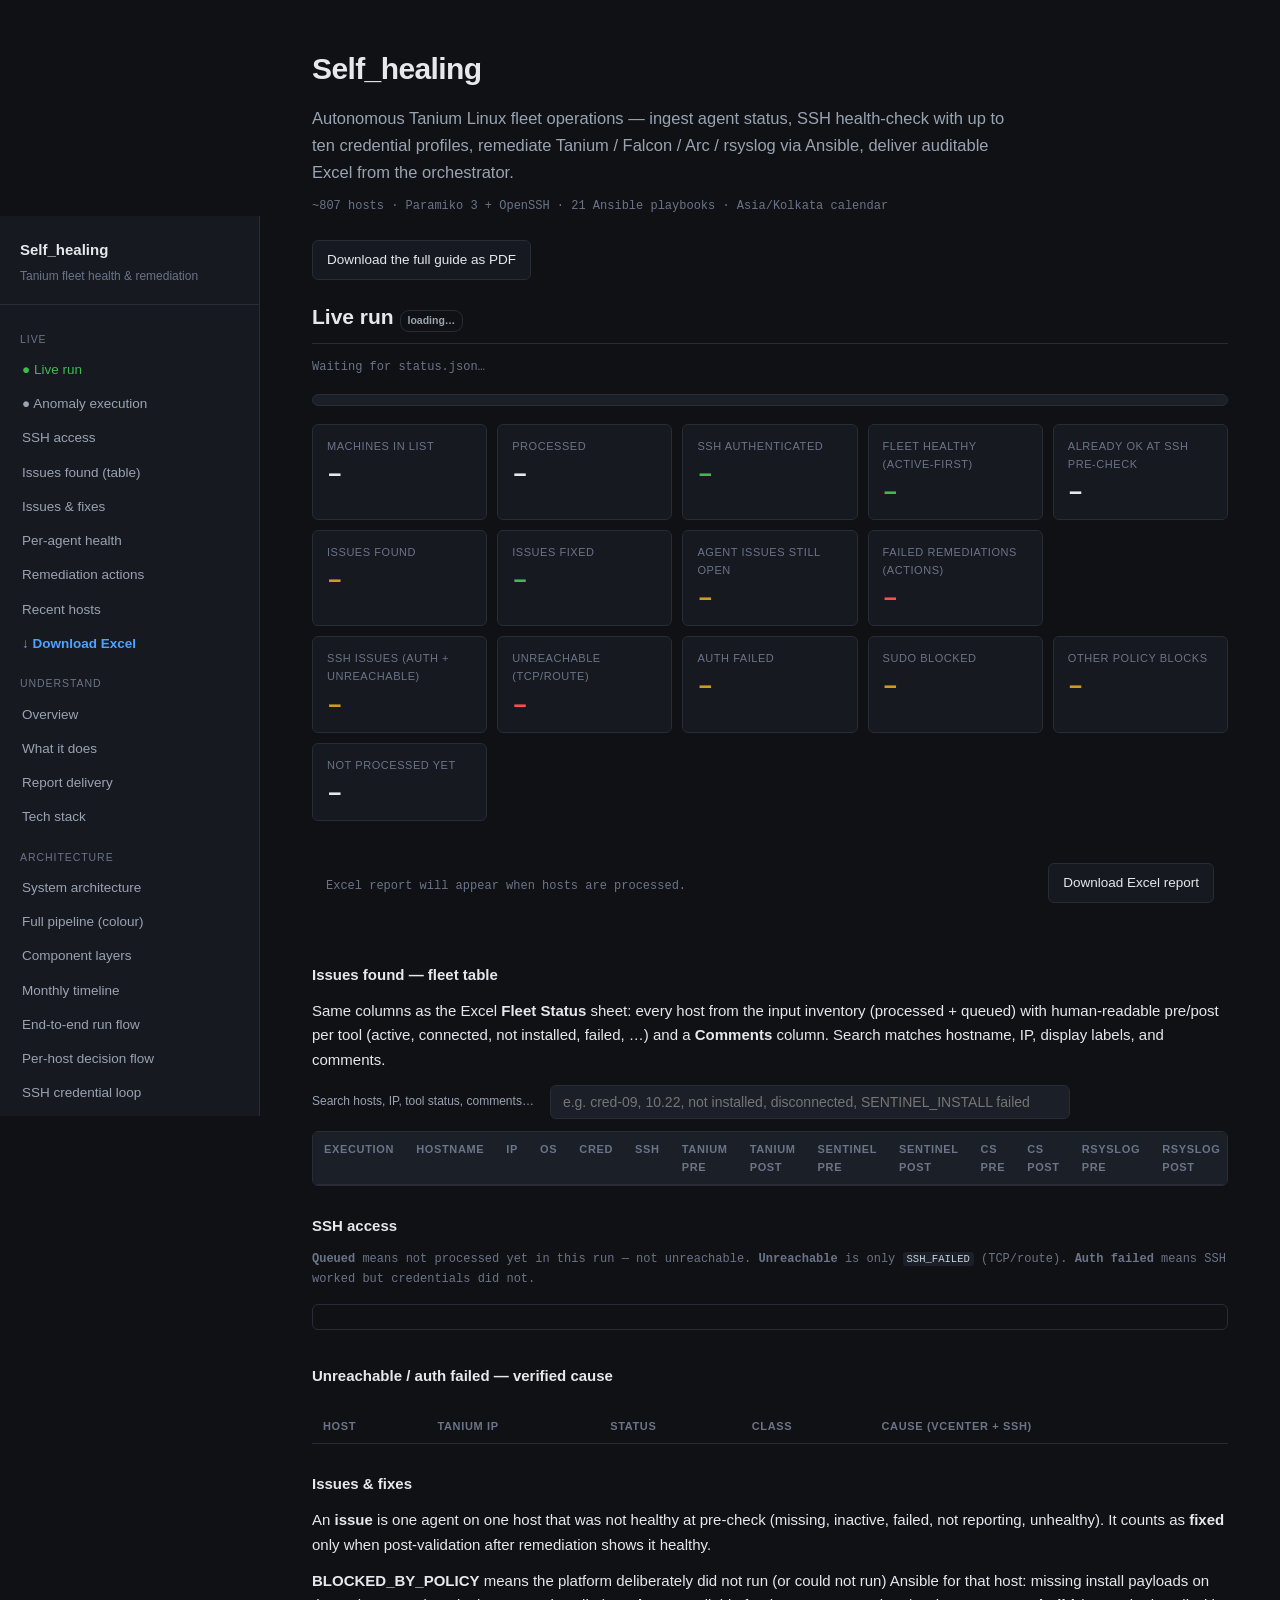
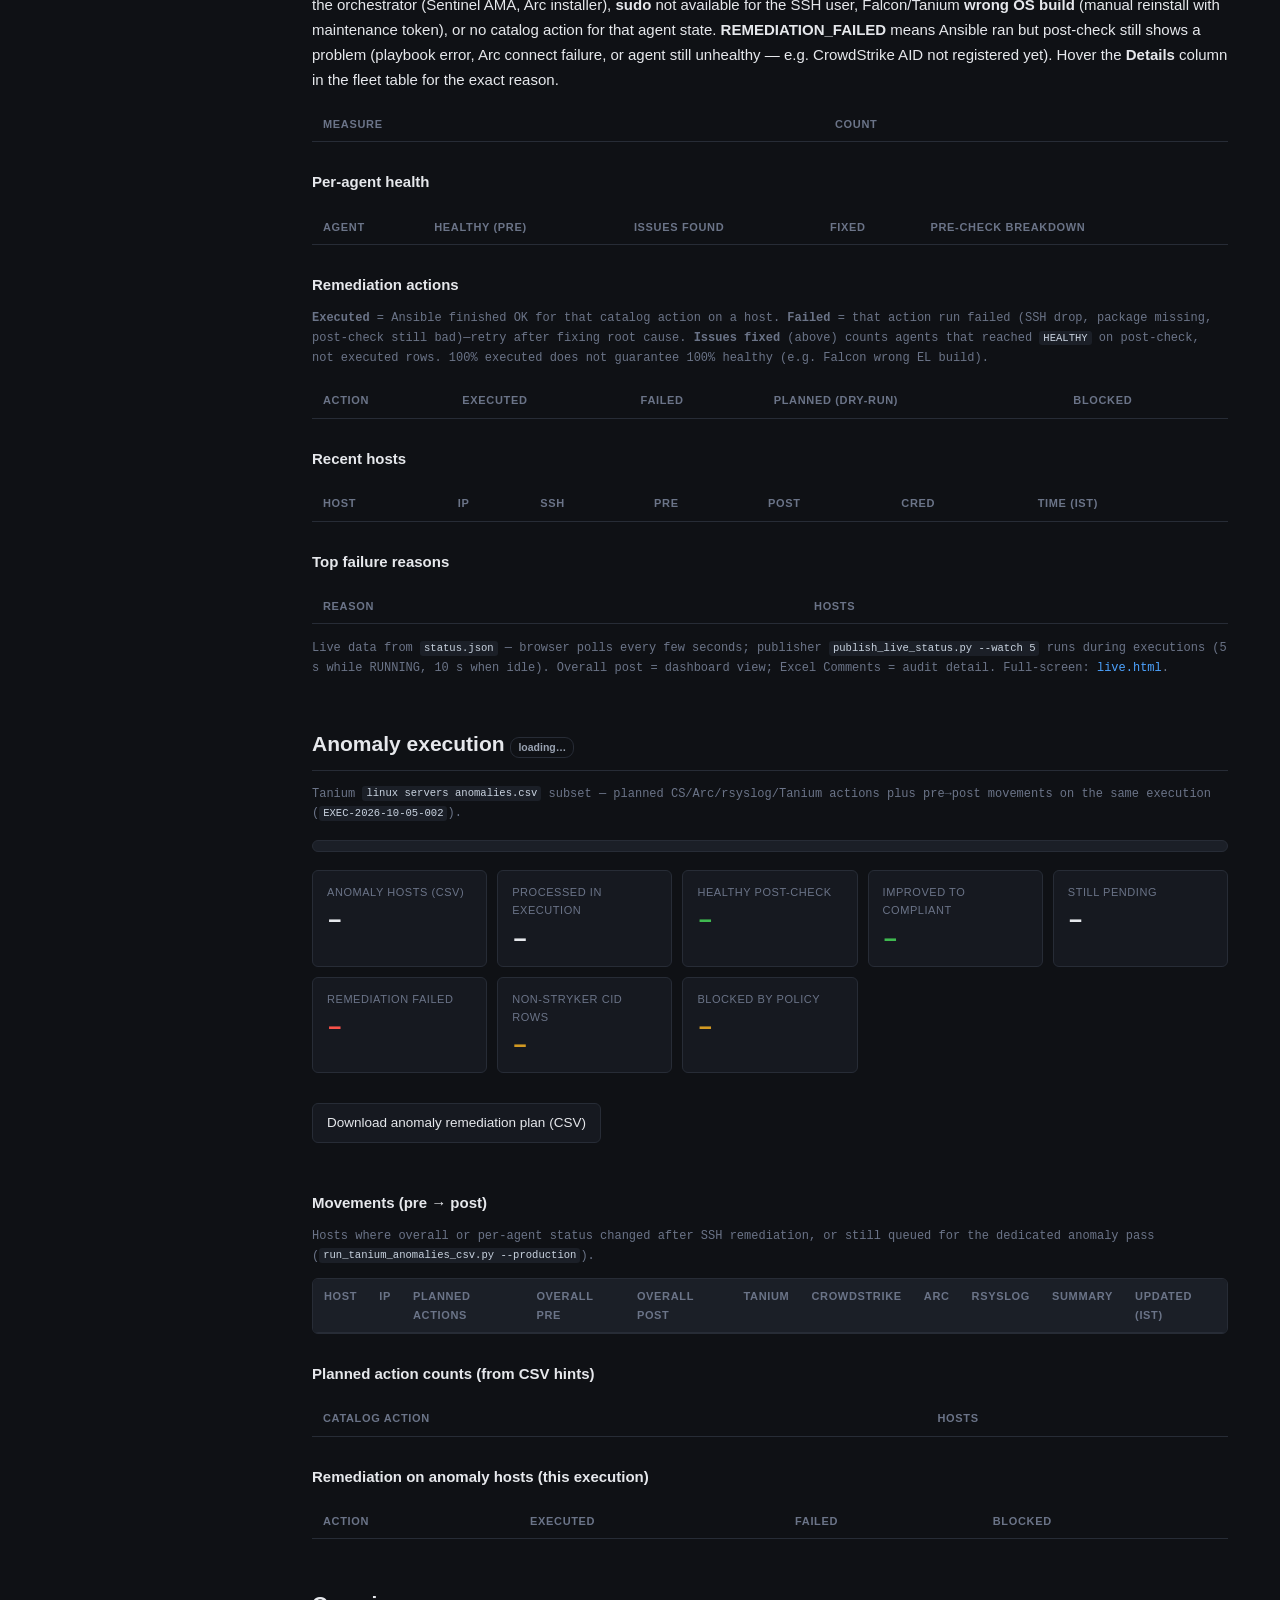
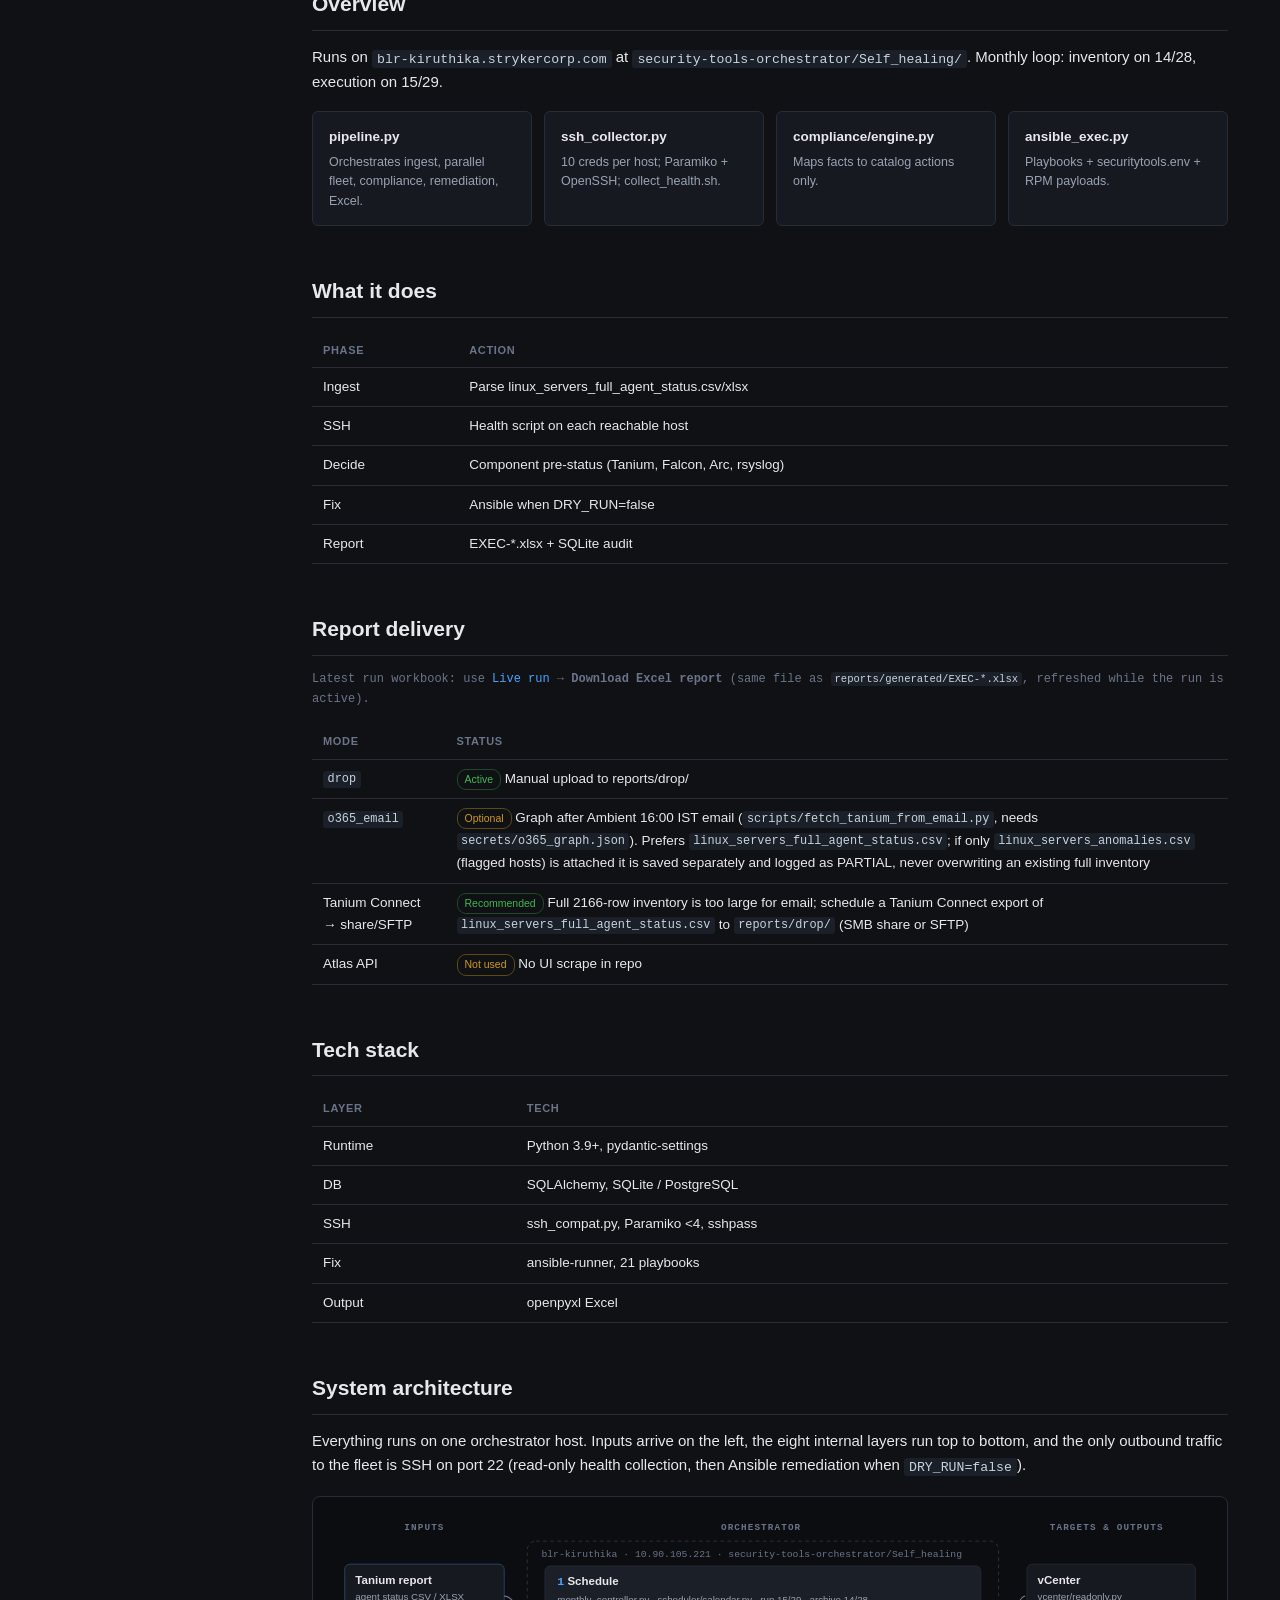
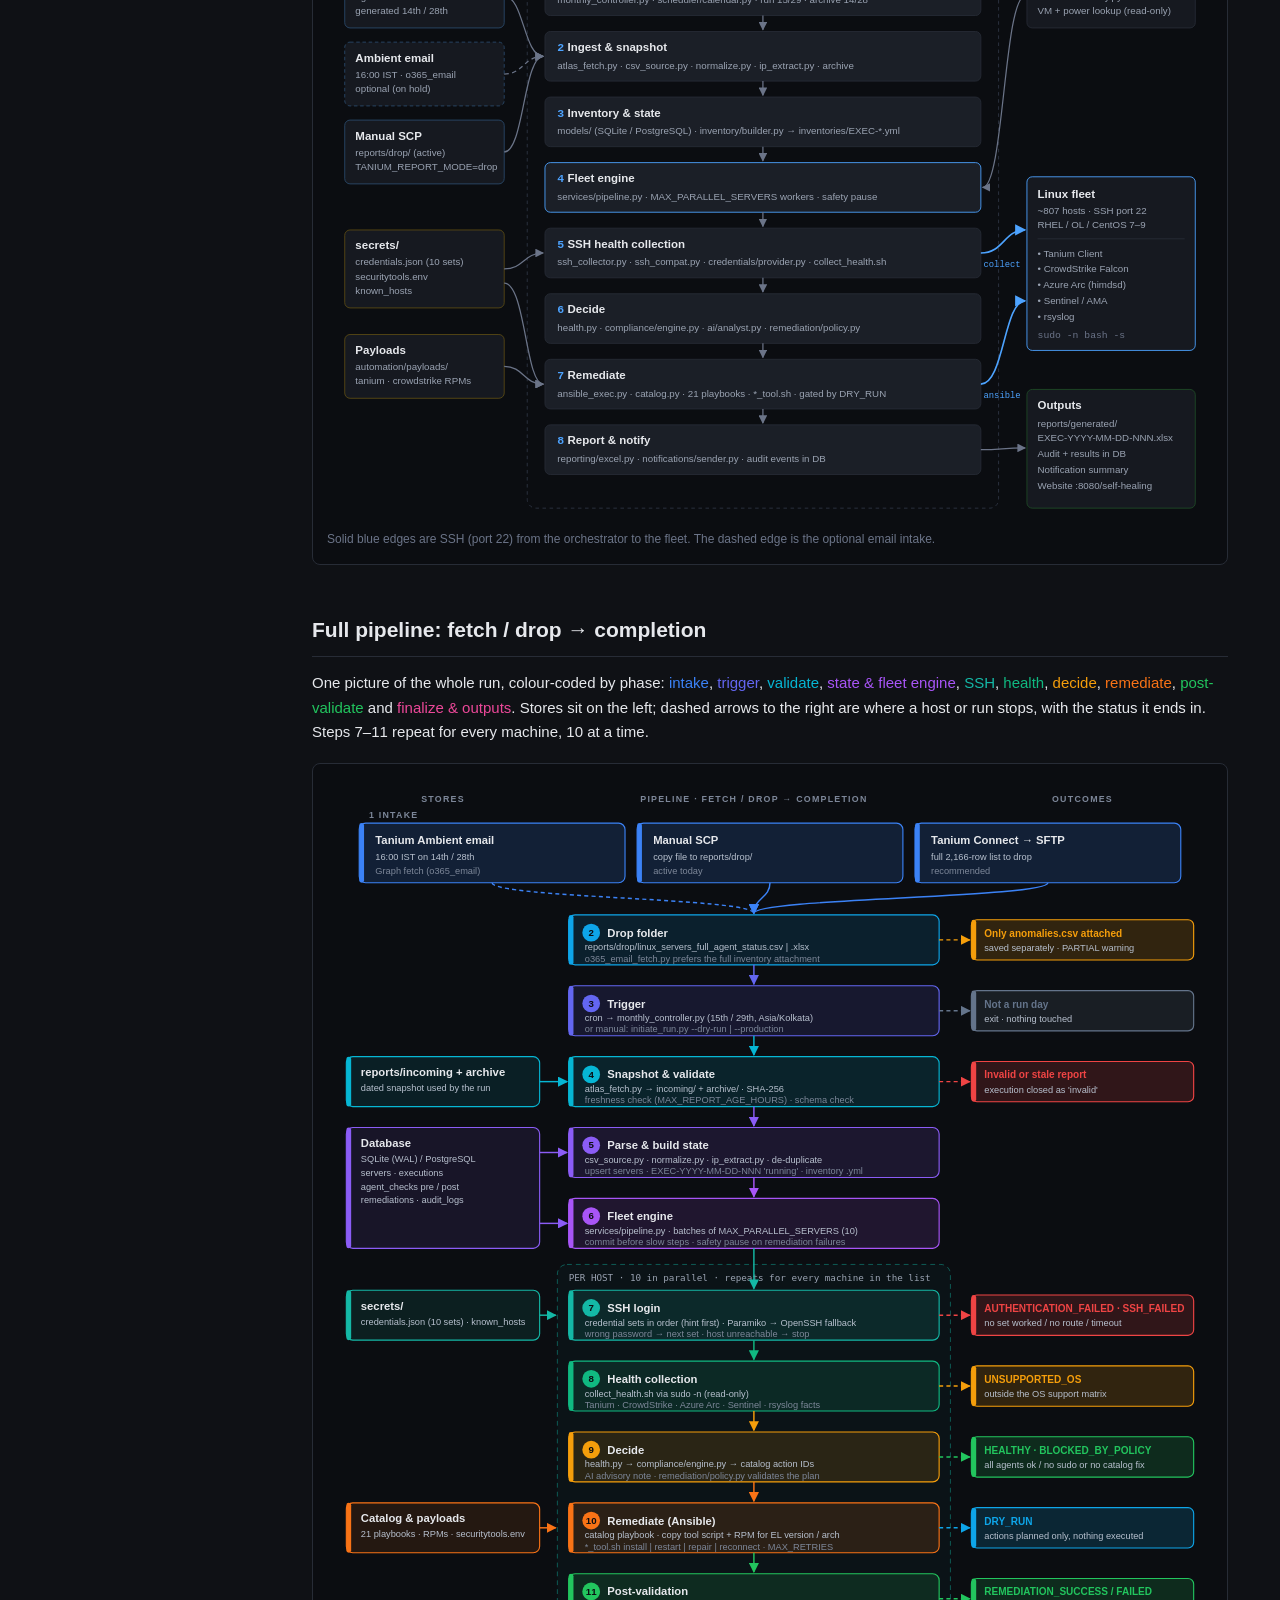
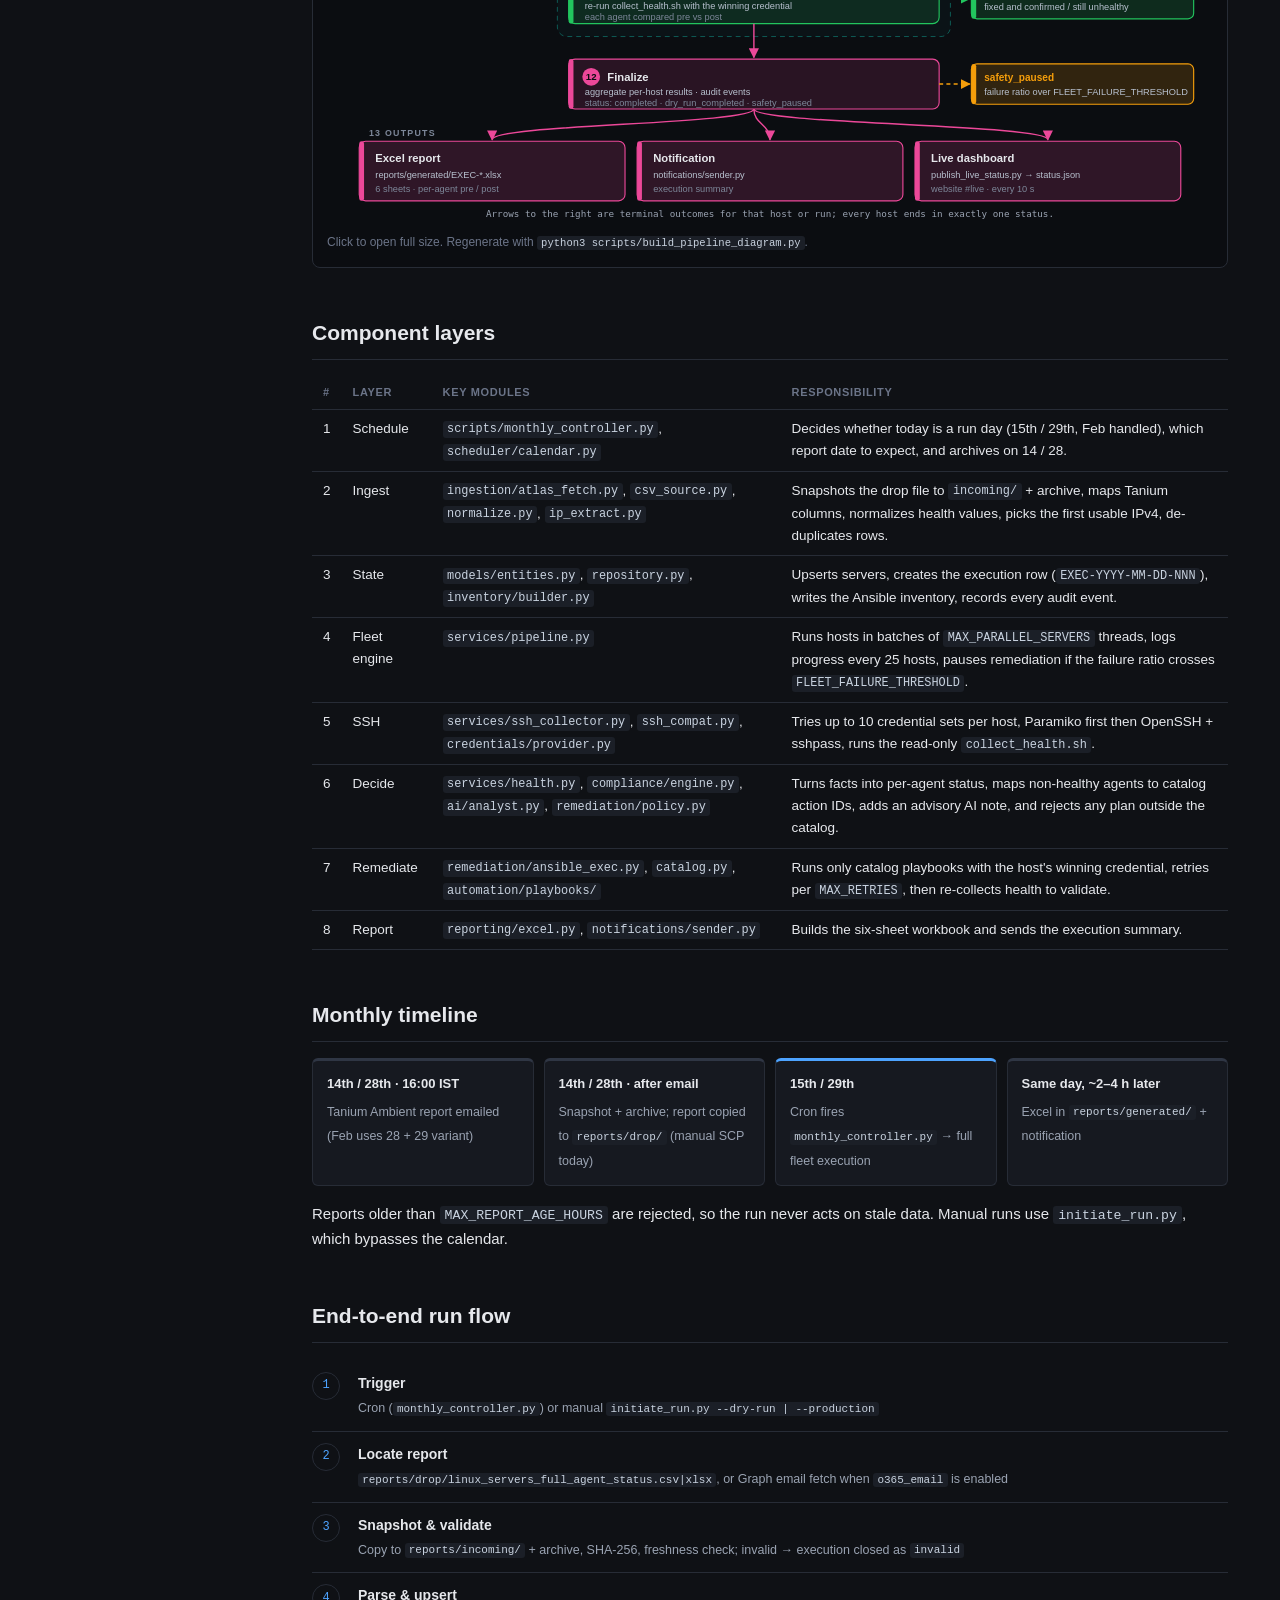
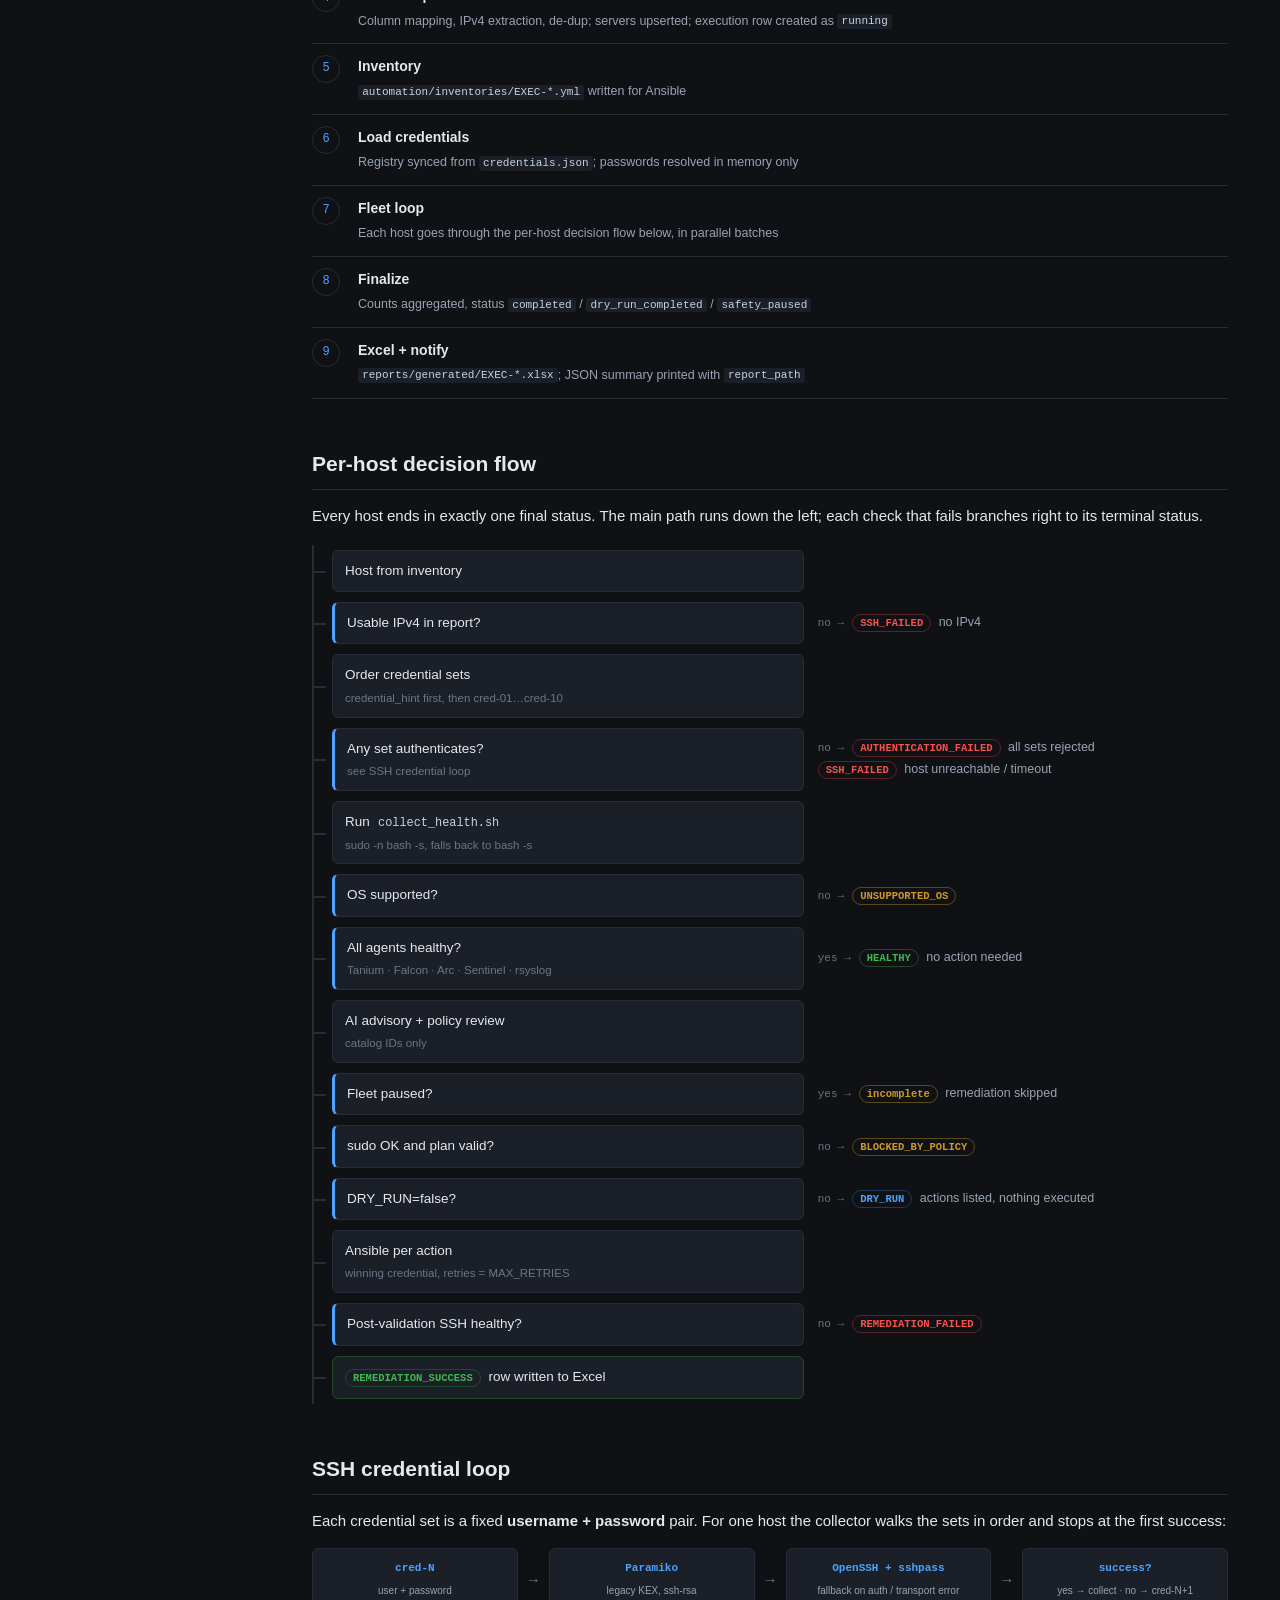
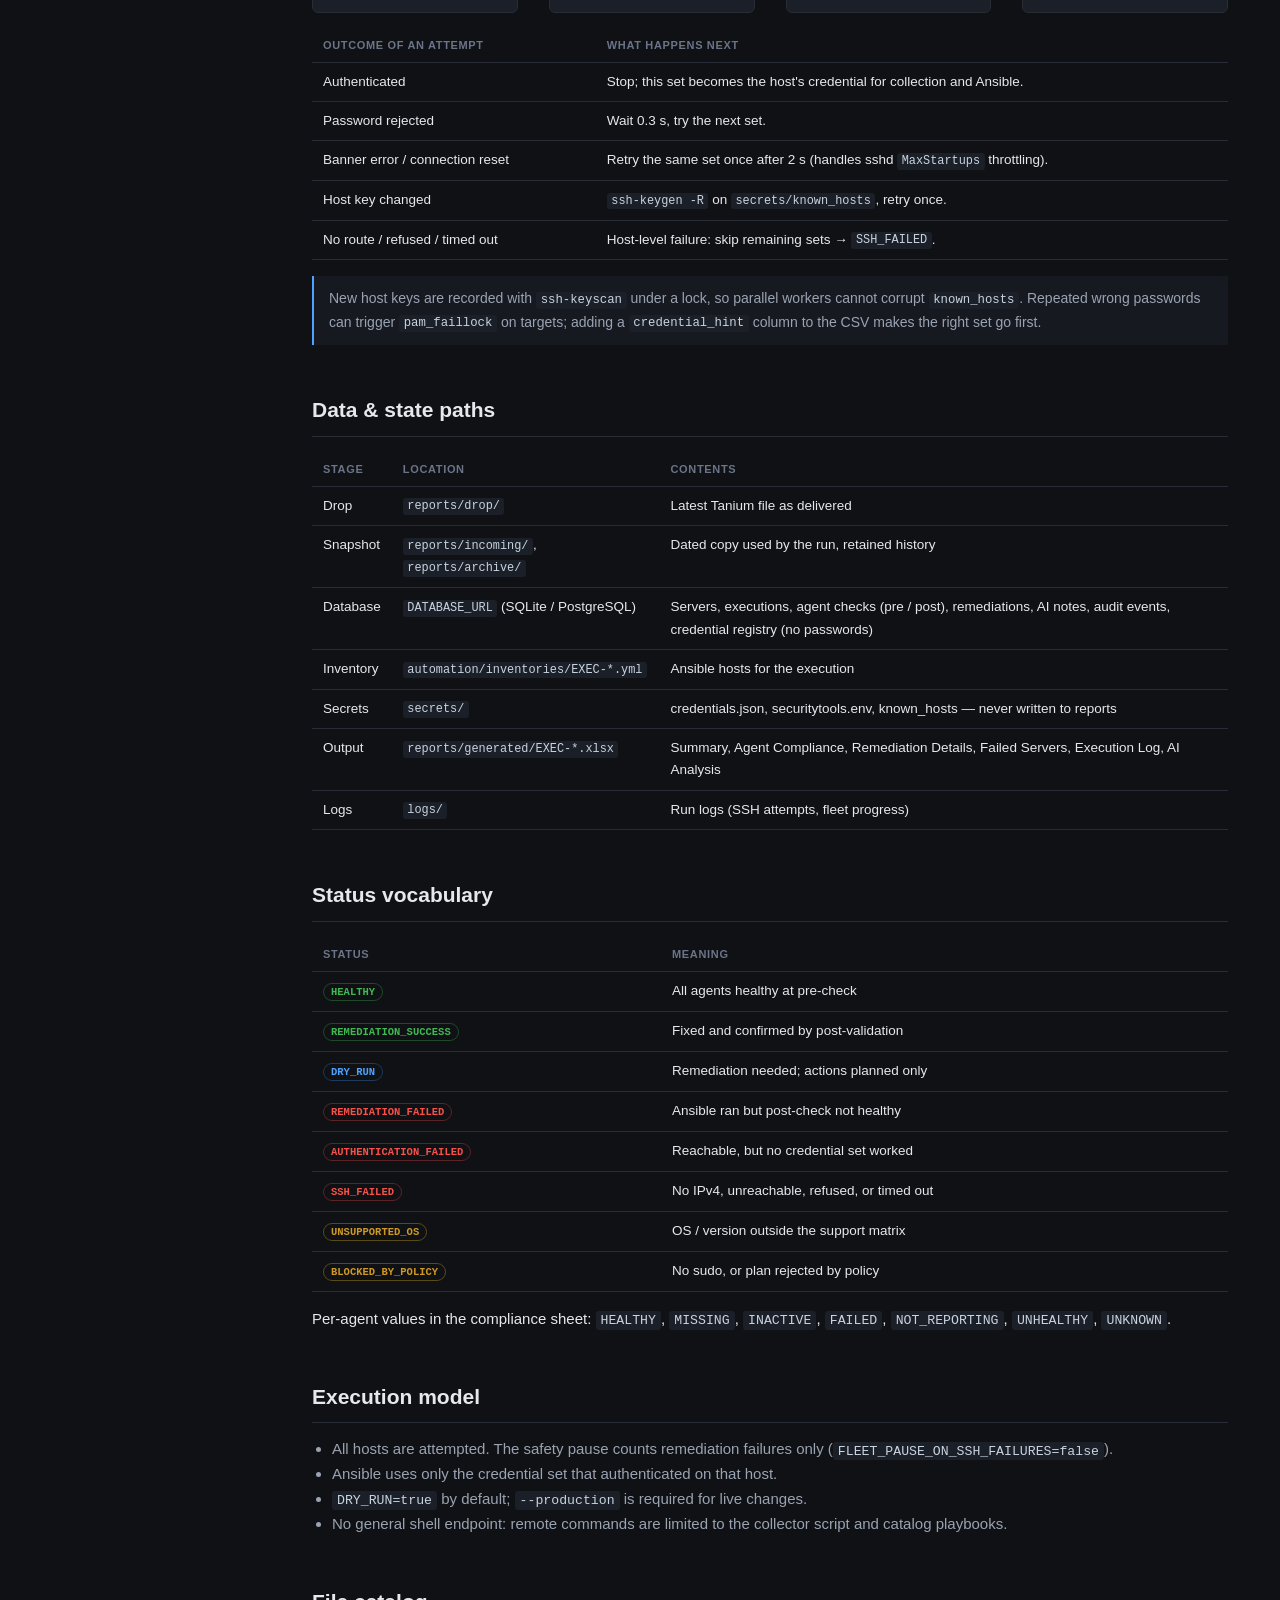
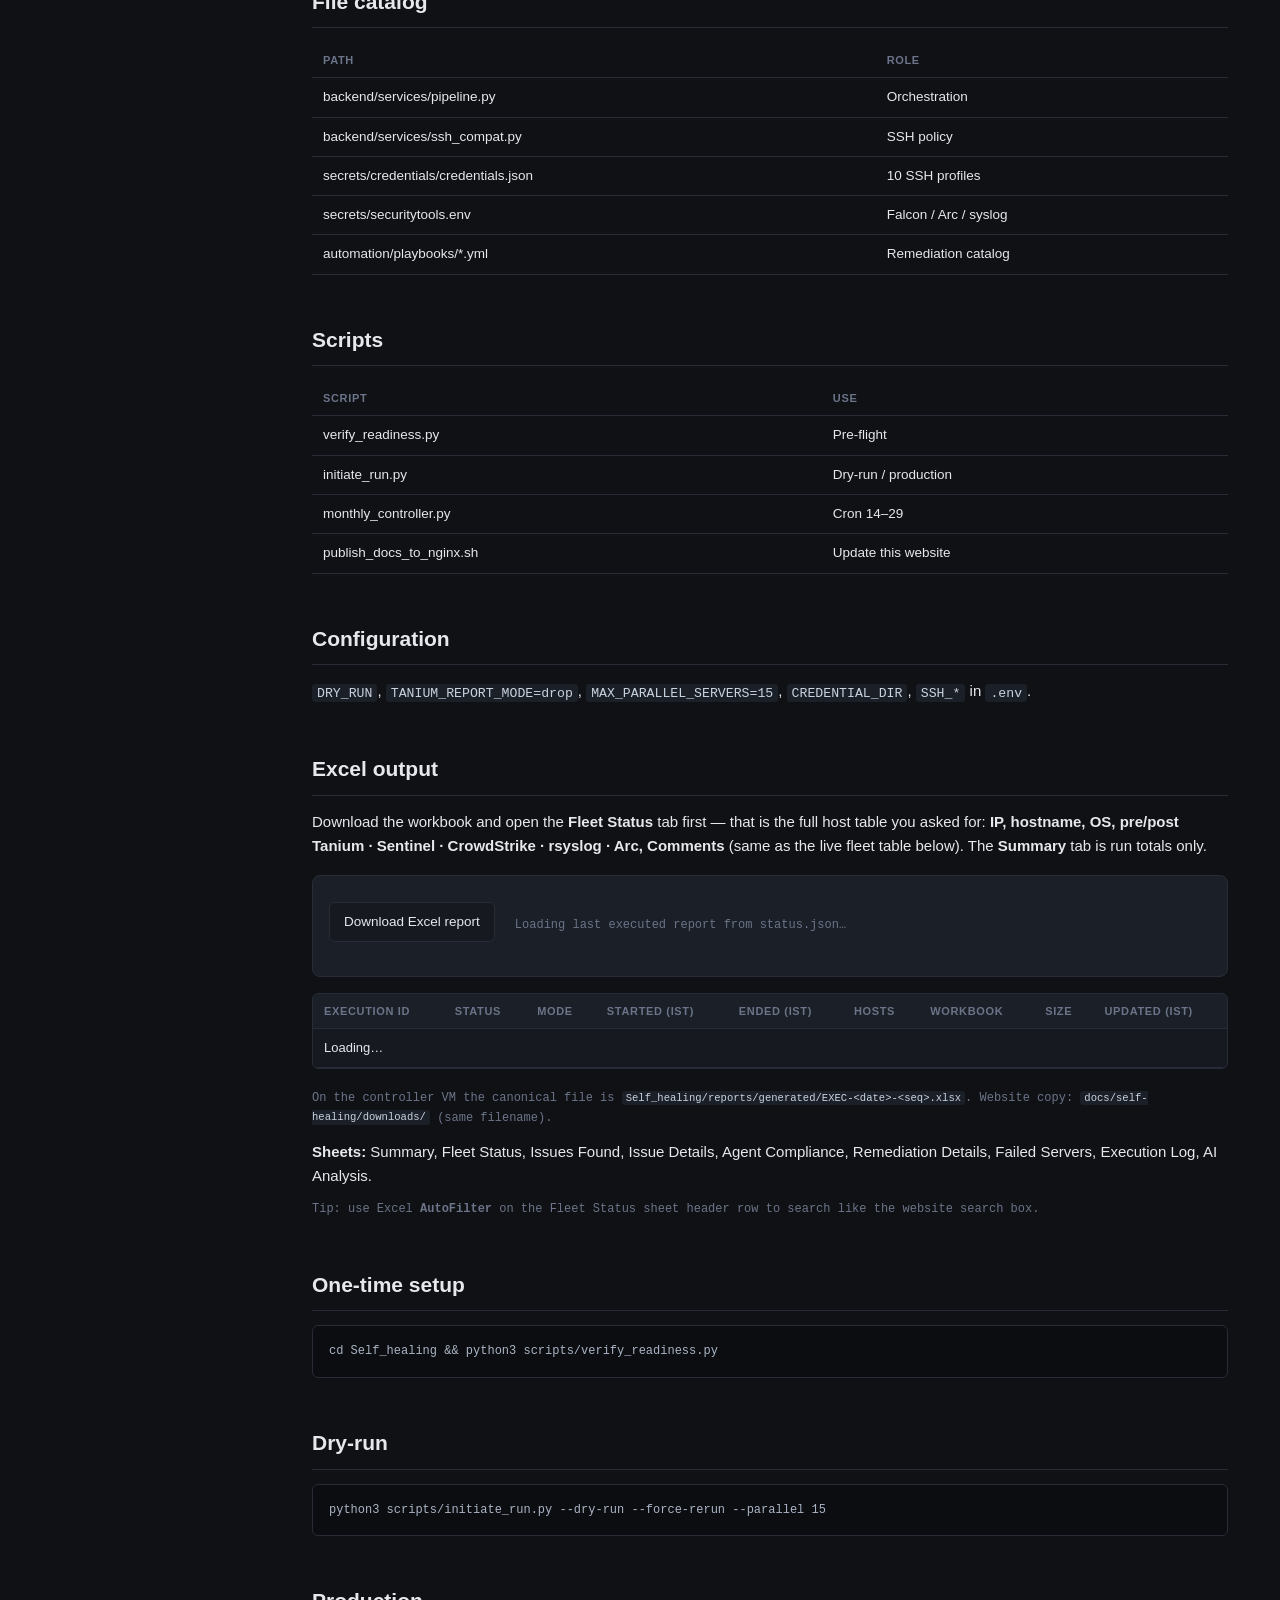
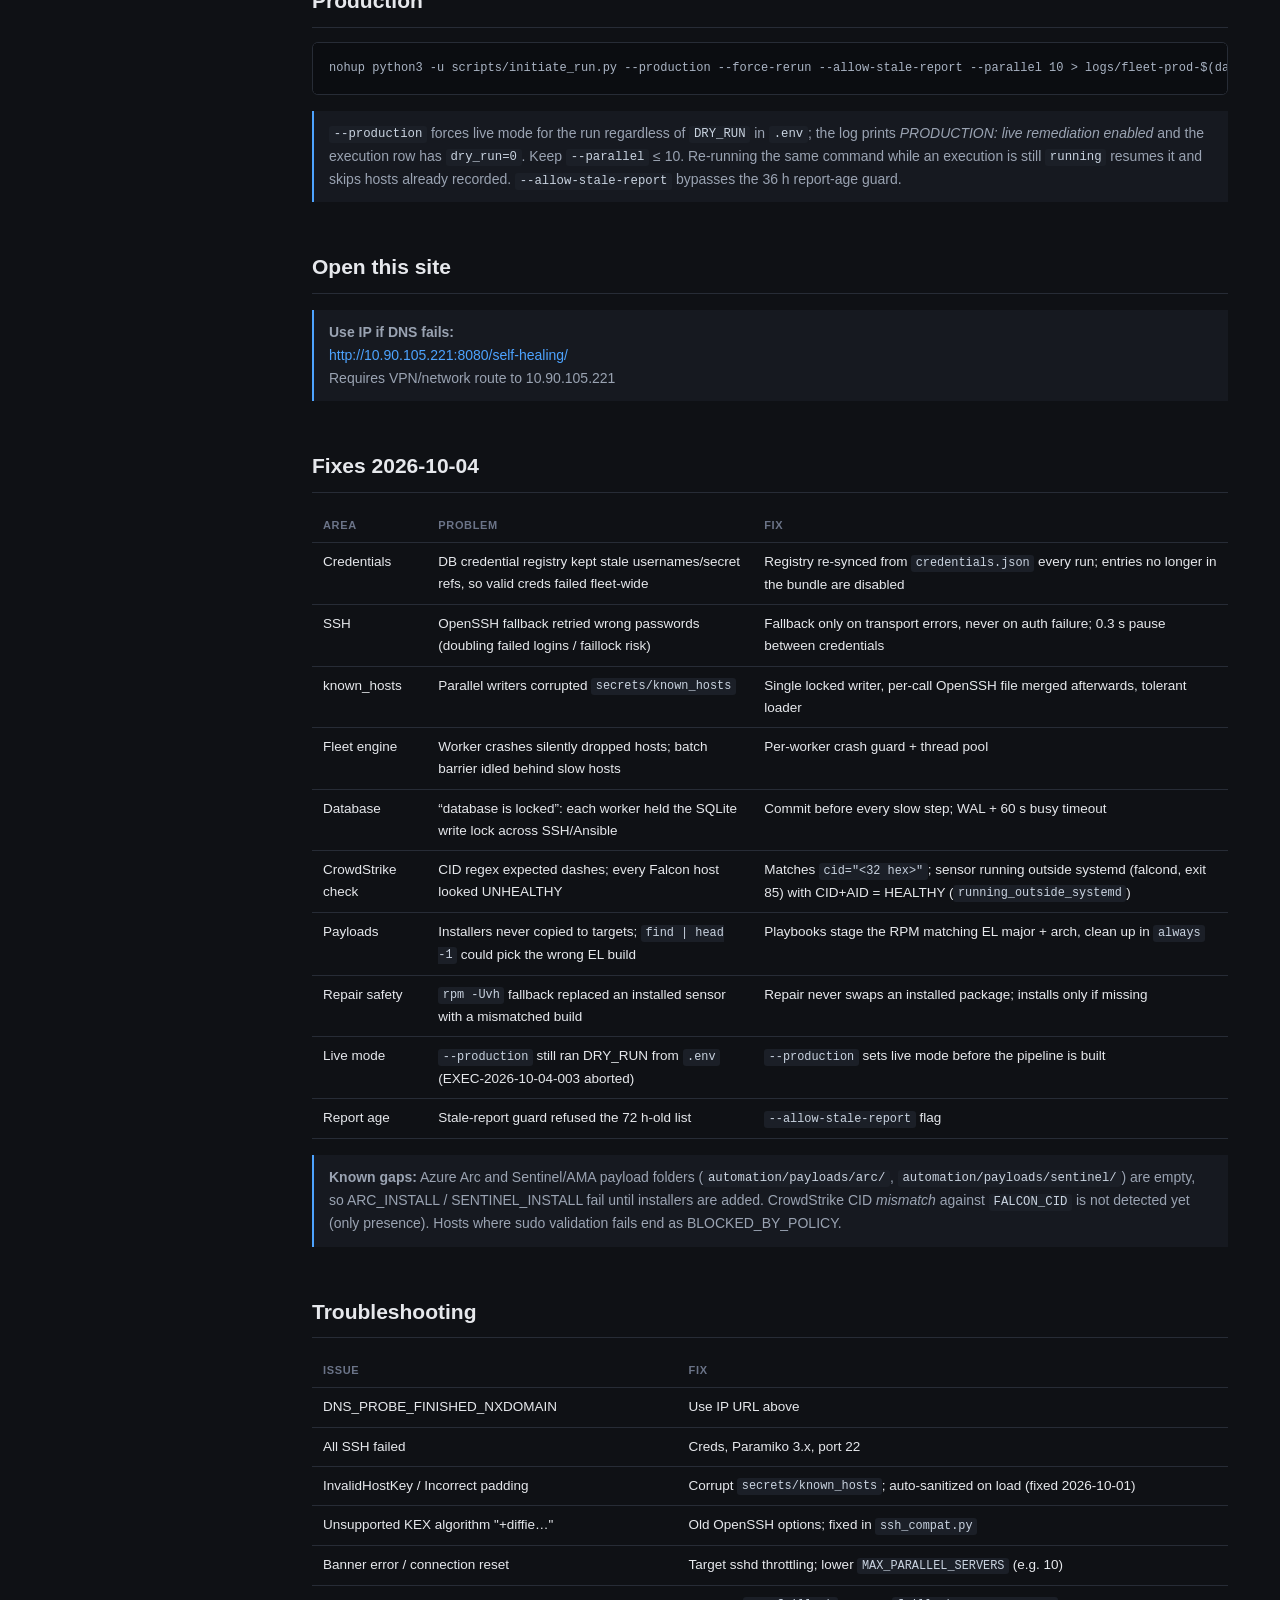
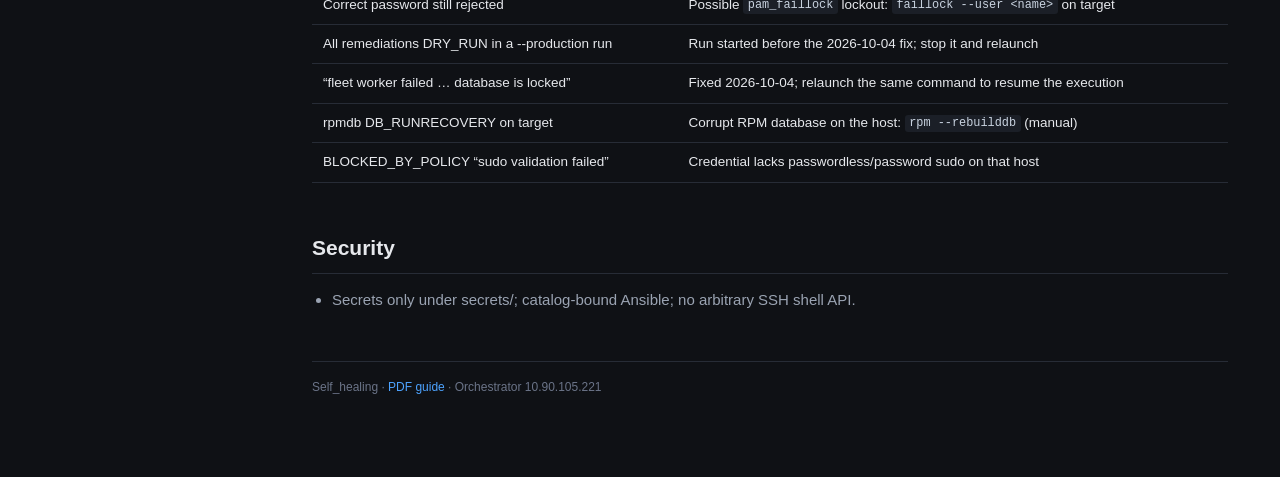
<file: docs/self-healing/live.html>
<!DOCTYPE html>
<html lang="en">
<head>
<meta charset="utf-8">
<meta http-equiv="refresh" content="0; url=index.html#live">
<title>Self_healing — Live run</title>
</head>
<body>
<p>The live run dashboard is part of the main site: <a href="index.html#live">index.html#live</a>.</p>
</body>
</html>
</file>
<file: docs/self-healing/styles.css>
:root{
  --bg:#0f1115; --panel:#161920; --panel2:#1b1f27; --line:#272c36;
  --fg:#e6e8ec; --dim:#9aa3b2; --faint:#6b7488;
  --accent:#4da3ff; --ok:#3fb950; --warn:#d29922;
  --mono:ui-monospace,SFMono-Regular,Menlo,Consolas,monospace;
}
*{box-sizing:border-box}
html{scroll-behavior:smooth}
body{margin:0;background:var(--bg);color:var(--fg);
     font:15px/1.65 -apple-system,BlinkMacSystemFont,"Segoe UI",Roboto,sans-serif;}
a{color:var(--accent);text-decoration:none}
a:hover{text-decoration:underline}
code{font-family:var(--mono);font-size:.88em;background:var(--panel2);
     padding:.12em .38em;border-radius:3px;color:#c9d3e0}
.wrap{display:flex;min-height:100vh}
nav{width:260px;flex:0 0 260px;background:var(--panel);border-right:1px solid var(--line);
    position:sticky;top:0;height:100vh;overflow-y:auto;padding:22px 0}
nav .brand{padding:0 20px 16px;border-bottom:1px solid var(--line);margin-bottom:12px}
nav .brand b{display:block;font-size:15px}
nav .brand span{font-size:12px;color:var(--faint)}
nav .grp{padding:14px 20px 5px;font-size:10.5px;letter-spacing:.09em;text-transform:uppercase;color:var(--faint)}
nav a{display:block;padding:6px 20px;color:var(--dim);font-size:13.5px;border-left:2px solid transparent}
nav a:hover{color:var(--fg);background:var(--panel2);text-decoration:none}
nav a.on{color:var(--accent);border-left-color:var(--accent);background:var(--panel2)}
main{flex:1;min-width:0;padding:44px 52px 100px;max-width:1080px}
h1{font-size:30px;margin:0 0 6px;letter-spacing:-.6px}
h2{font-size:21px;margin:48px 0 14px;padding-bottom:8px;border-bottom:1px solid var(--line)}
h2:first-of-type{margin-top:0}
p{margin:11px 0}
.lede{font-size:16.5px;color:var(--dim);max-width:76ch}
.meta{font-size:12px;color:var(--faint);font-family:var(--mono)}
.grid{display:grid;grid-template-columns:repeat(auto-fit,minmax(215px,1fr));gap:12px;margin:16px 0}
.card{background:var(--panel);border:1px solid var(--line);border-radius:6px;padding:14px 16px}
.card h4{margin:0 0 5px;font-size:13.5px;color:var(--fg)}
.card p{margin:0;font-size:12.5px;color:var(--dim);line-height:1.55}
table{border-collapse:collapse;width:100%;margin:15px 0;font-size:13.5px}
th,td{text-align:left;padding:8px 11px;border-bottom:1px solid var(--line);vertical-align:top}
th{color:var(--faint);font-size:11px;text-transform:uppercase;letter-spacing:.06em}
tbody tr:hover{background:var(--panel2)}
.table-scroll{max-height:min(70vh,720px);overflow:auto;margin:12px 0;border:1px solid var(--line);border-radius:6px;background:var(--panel)}
.table-scroll table{margin:0;font-size:12.5px}
.table-scroll thead th{position:sticky;top:0;background:var(--panel2);z-index:2;box-shadow:0 1px 0 var(--line)}
.table-scroll tr.row-pending td{opacity:.72;font-style:italic}
.search-row{margin:12px 0 8px;display:flex;flex-wrap:wrap;align-items:center;gap:10px 16px}
.search-row label{font-size:12px;color:var(--dim)}
.search-row input[type=search]{flex:1 1 280px;max-width:520px;padding:8px 12px;border-radius:6px;border:1px solid var(--line);
  background:var(--panel2);color:var(--fg);font-size:14px}
.search-row input[type=search]:focus{outline:none;border-color:var(--accent)}
.issues-cell{max-width:220px;white-space:nowrap;overflow:hidden;text-overflow:ellipsis;font-size:11.5px;color:var(--dim)}
.diagram,.cmd{font-family:var(--mono);font-size:12px;line-height:1.55;background:#0b0d11;
  border:1px solid var(--line);border-radius:6px;padding:16px;overflow-x:auto;color:#aab4c4;margin:14px 0}
.stages{counter-reset:s;list-style:none;padding:0;margin:18px 0}
.stages li{counter-increment:s;position:relative;padding:11px 0 11px 46px;border-bottom:1px solid var(--line)}
.stages li::before{content:counter(s);position:absolute;left:0;top:11px;width:26px;height:26px;
  border:1px solid var(--line);border-radius:50%;display:flex;align-items:center;justify-content:center;
  font-family:var(--mono);font-size:12px;color:var(--accent)}
.stages b{display:block;font-size:14px}
.stages span{font-size:12.5px;color:var(--dim)}
.flow-row{display:flex;flex-wrap:wrap;gap:8px;align-items:center;margin:14px 0}
.flow-box{flex:1 1 110px;background:var(--panel2);border:1px solid var(--line);border-radius:6px;padding:10px;text-align:center}
.flow-box b{font-family:var(--mono);font-size:11px;color:var(--accent);display:block}
.flow-box small{font-size:10px;color:var(--dim)}
.flow-arrow{color:var(--faint)}
.note{border-left:2px solid var(--accent);background:var(--panel);padding:11px 15px;margin:16px 0;font-size:14px;color:var(--dim)}
.tag{display:inline-block;font-size:10.5px;padding:1px 7px;border-radius:9px;border:1px solid var(--line);color:var(--dim)}
.tag.ok{color:var(--ok);border-color:#1f4a27}
.tag.warn{color:var(--warn);border-color:#5a4a15}
.dl-btn{display:block;margin:14px 16px 0;padding:9px 12px;border-radius:6px;background:var(--accent);
  color:#0b0d11 !important;font-size:13px;font-weight:600;text-align:center}
.dl-btn:hover{background:#79bbff;text-decoration:none}
.hero-dl{display:inline-flex;align-items:center;gap:8px;margin:12px 0 20px;padding:8px 14px;border-radius:6px;
  border:1px solid var(--line);background:var(--panel);color:var(--fg);font-size:13.5px}
.hero-dl:hover{border-color:var(--accent);color:var(--accent);text-decoration:none}
.report-dl-row{display:flex;flex-wrap:wrap;align-items:center;gap:12px 20px;margin:8px 0 20px;padding:12px 14px;border:1px solid var(--border);border-radius:8px;background:var(--surface)}
.report-dl-row .meta{margin:0;flex:1 1 280px}
footer{margin-top:48px;padding-top:16px;border-top:1px solid var(--line);font-size:12px;color:var(--faint)}
ul{margin:10px 0;padding-left:20px;color:var(--dim)}

.fig{margin:18px 0;background:#0b0d11;border:1px solid var(--line);border-radius:8px;padding:14px}
.fig svg{width:100%;height:auto;display:block}
.fig figcaption{font-size:12px;color:var(--faint);margin-top:8px}
.fig .lane{fill:var(--faint);font:600 10.5px var(--mono);letter-spacing:.12em;text-anchor:middle}
.fig .cap{fill:var(--faint);font:11px var(--mono)}
.fig .box{fill:none;stroke:#2f3644;stroke-dasharray:4 4}
.fig .node rect{fill:var(--panel);stroke:var(--line)}
.fig .node.layer rect{fill:var(--panel2)}
.fig .node.hot rect{stroke:var(--accent)}
.fig .node.src rect{stroke:#2b4a6b}
.fig .node.dim rect{stroke-dasharray:4 3}
.fig .node.sec rect{stroke:#5a4a15}
.fig .node.fleet rect{stroke:var(--accent)}
.fig .node.out rect{stroke:#1f4a27}
.fig .t{fill:var(--fg);font:600 13px -apple-system,"Segoe UI",Roboto,sans-serif}
.fig .s{fill:var(--dim);font:11px -apple-system,"Segoe UI",Roboto,sans-serif}
.fig .dimtxt{fill:var(--faint);font-family:var(--mono)}
.fig .n{fill:var(--accent);font-family:var(--mono)}
.fig .sep{stroke:var(--line)}
.fig .lbl{fill:var(--accent);font:10px var(--mono)}
.fig .edge line,.fig .edge path{fill:none;stroke:#6b7488;stroke-width:1.4;marker-end:url(#ah)}
.fig .edge .dash{stroke-dasharray:5 4}
.fig .edge.hot path{stroke:var(--accent);stroke-width:1.8;marker-end:url(#ahb)}

.timeline{display:grid;grid-template-columns:repeat(auto-fit,minmax(200px,1fr));gap:10px;margin:16px 0}
.tl{background:var(--panel);border:1px solid var(--line);border-top:3px solid #2f3644;border-radius:6px;padding:12px 14px}
.tl.hot{border-top-color:var(--accent)}
.tl b{display:block;font-size:13px;margin-bottom:4px}
.tl span{font-size:12.5px;color:var(--dim)}

.ladder{margin:16px 0;border-left:2px solid var(--line);padding-left:0}
.rung{display:grid;grid-template-columns:minmax(0,1.15fr) minmax(0,1fr);gap:14px;align-items:center;position:relative;padding:5px 0 5px 18px}
.rung::before{content:"";position:absolute;left:-2px;top:50%;width:14px;border-top:2px solid var(--line)}
.step{background:var(--panel2);border:1px solid var(--line);border-radius:6px;padding:9px 12px;font-size:13.5px}
.step small{display:block;color:var(--faint);font-size:11.5px;margin-top:2px}
.step.q{border-left:3px solid var(--accent)}
.step.end{border-color:#1f4a27}
.else{font-size:12.5px;color:var(--dim)}
.else:not(:empty)::before{content:"no →";color:var(--faint);font-family:var(--mono);font-size:11px;margin-right:8px}
.rung:nth-child(7) .else:not(:empty)::before{content:"yes →"}
.rung:nth-child(9) .else:not(:empty)::before{content:"yes →"}
.st{display:inline-block;font:600 10.5px var(--mono);padding:2px 7px;border-radius:9px;border:1px solid var(--line);margin:2px 4px 2px 0}
.st.ok{color:var(--ok);border-color:#1f4a27}
.st.bad{color:#f85149;border-color:#5c2326}
.st.warn{color:var(--warn);border-color:#5a4a15}
.st.info{color:var(--accent);border-color:#1d3a5c}
@media(max-width:700px){.rung{grid-template-columns:1fr}}

.progress{height:12px;background:var(--panel2);border:1px solid var(--line);border-radius:7px;overflow:hidden;margin:16px 0 4px}
.progress div{height:100%;width:0;background:linear-gradient(90deg,#2b6cb0,var(--accent));transition:width .6s}
.kpis{display:grid;grid-template-columns:repeat(auto-fit,minmax(150px,1fr));gap:10px;margin:18px 0}
.kpis-secondary{margin-top:-8px}
.kpis .dim{color:var(--muted)}
tr.section-row td{background:var(--surface2, rgba(255,255,255,.04));font-size:.85rem;padding-top:14px}
.kpi{background:var(--panel);border:1px solid var(--line);border-radius:6px;padding:12px 14px}
.kpi span{display:block;font-size:11px;color:var(--faint);text-transform:uppercase;letter-spacing:.05em}
.kpi b{display:block;font:600 26px var(--mono);margin-top:4px}
.kpi b.ok{color:var(--ok)}.kpi b.warn{color:var(--warn)}.kpi b.bad{color:#f85149}
.stack{display:flex;height:26px;border-radius:6px;overflow:hidden;border:1px solid var(--line);margin:14px 0}
.seg{display:flex;align-items:center;justify-content:center;font:600 11px var(--mono);color:#0b0d11;min-width:2px}
.seg.ok,.dot.ok{background:var(--ok)}.seg.bad,.dot.bad{background:#f85149}.seg.warn,.dot.warn{background:var(--warn)}
.seg.dim,.dot.dim{background:#2f3644;color:var(--dim)}
.dot{display:inline-block;width:9px;height:9px;border-radius:50%;margin-right:8px}
.tag.pulse{animation:pulse 2s infinite}
@keyframes pulse{50%{opacity:.45}}
.nav-live{color:var(--ok) !important}
.nav-dl{color:var(--accent) !important;font-weight:600}
.excel-dl-block{margin:16px 0;padding:14px 16px;border:1px solid var(--line);border-radius:8px;background:var(--panel2)}
.excel-report-table-wrap{margin:12px 0 20px}
.excel-report-table-wrap table{font-size:13px}
.exec-col{font-size:11px;white-space:nowrap}
h3{font-size:15px;margin:28px 0 8px;color:var(--fg)}
@media(max-width:900px){nav{display:none}main{padding:24px 18px 60px}}
</file>
